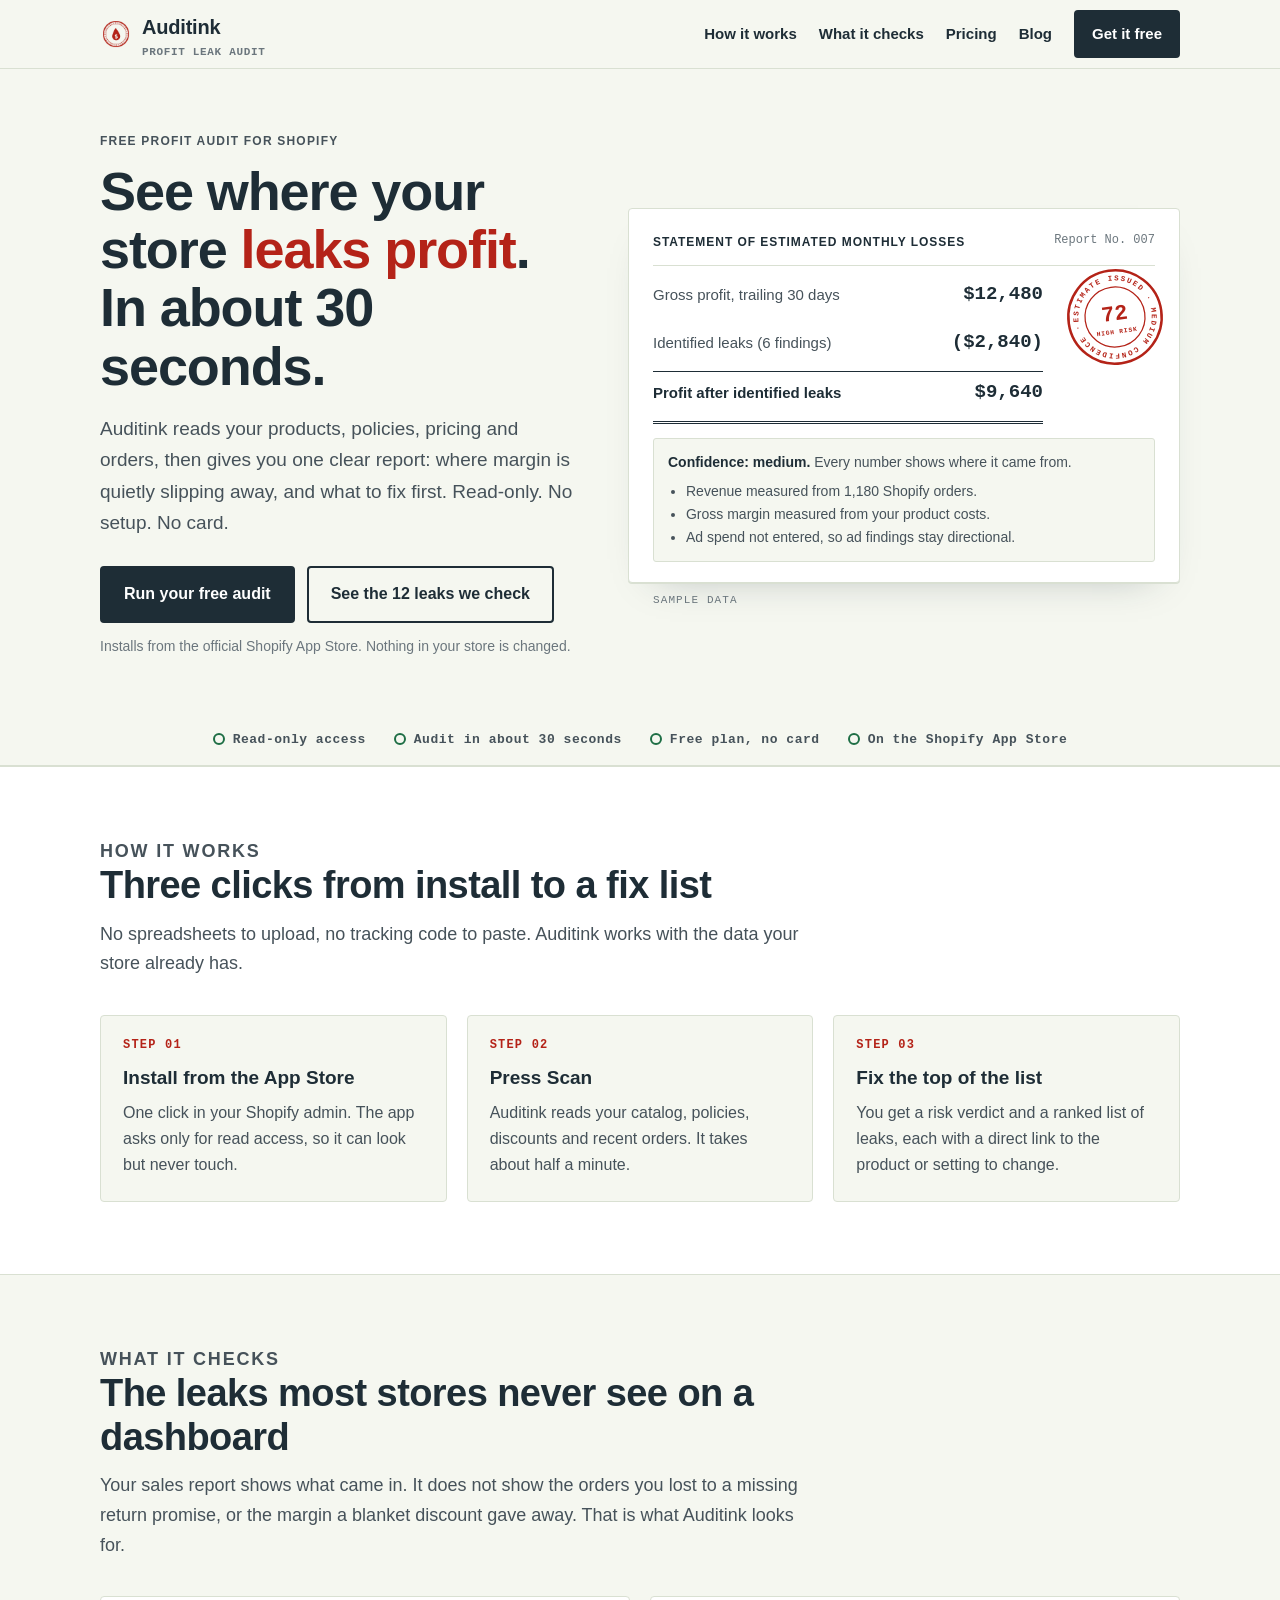
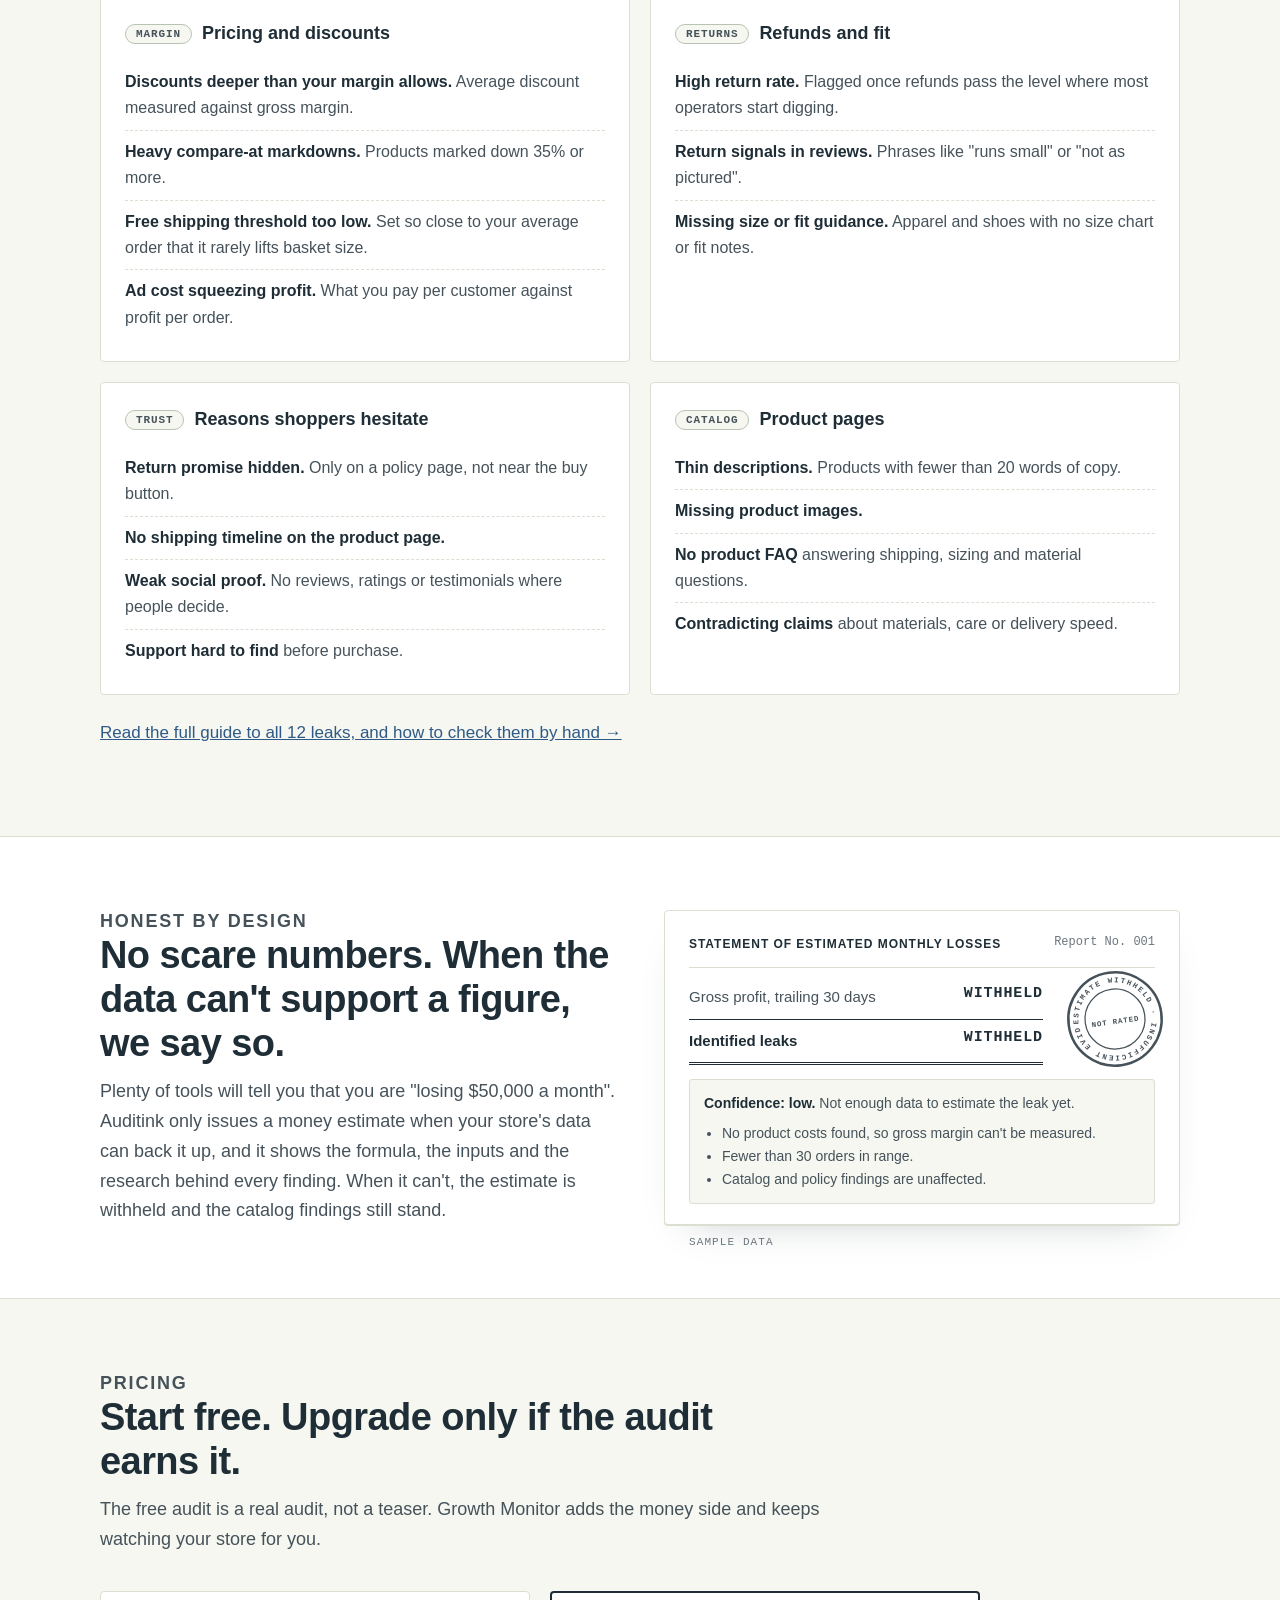
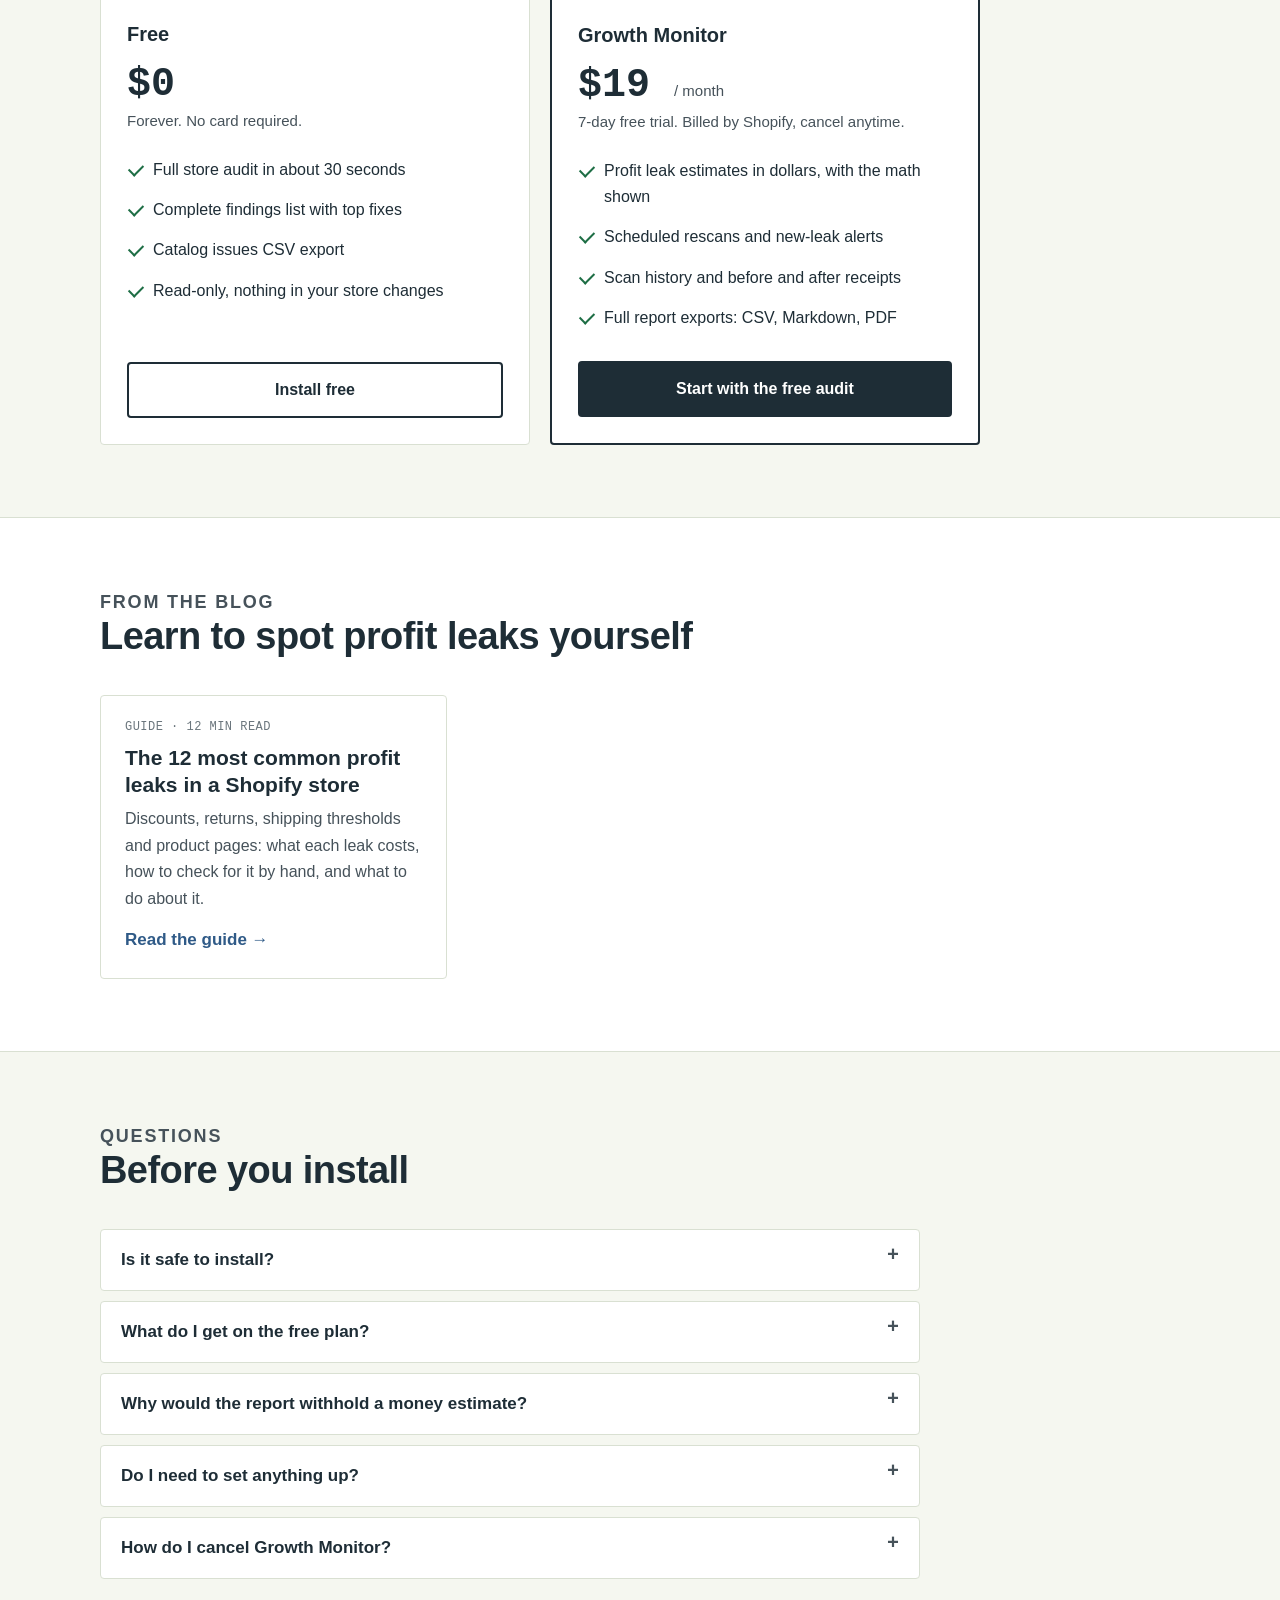
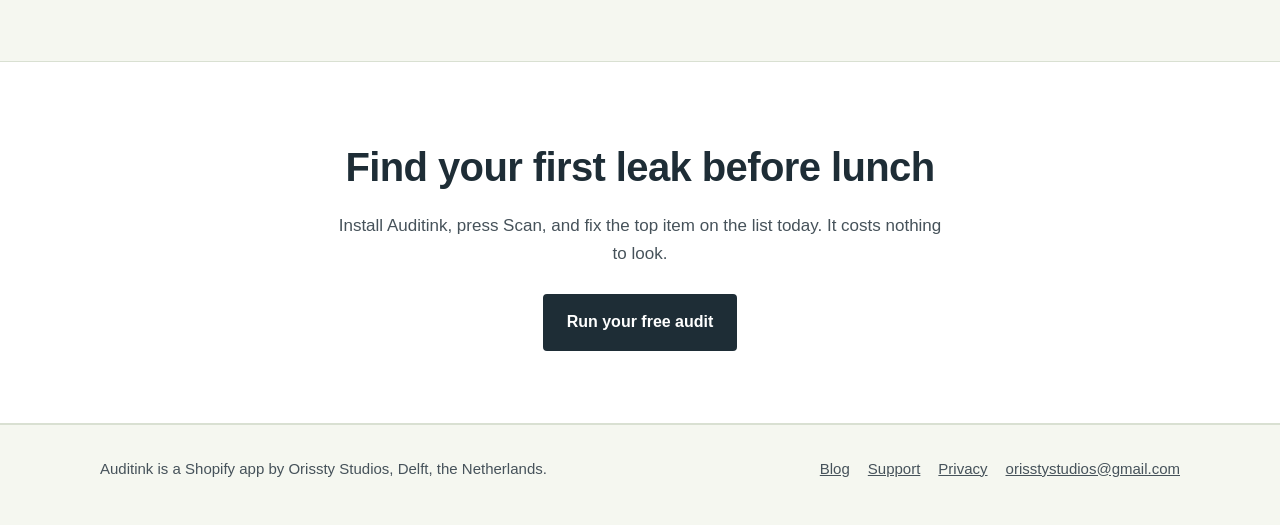
<file: index.html>
<!doctype html>
<html lang="en">
<head>
<meta charset="utf-8">
<meta name="viewport" content="width=device-width, initial-scale=1">
<meta name="google-site-verification" content="enrjbcL6RxtDH6ziF5kylxB2HxkwEEuVqob6JC0w-ks" />
<title>Auditink: free profit leak audit for Shopify stores</title>
<meta name="description" content="Auditink is a free, read-only Shopify app that audits your store for profit leaks in about 30 seconds: discounts, returns, shipping, pricing and product pages. Every finding shows its math.">
<link rel="canonical" href="https://orisstystudios.github.io/profit-leak-scanner-site/">
<link rel="icon" href="assets/icon-32.png" sizes="32x32">
<link rel="apple-touch-icon" href="assets/icon-180.png">
<meta property="og:type" content="website">
<meta property="og:site_name" content="Auditink">
<meta property="og:title" content="See where your Shopify store leaks profit. Free, in 30 seconds.">
<meta property="og:description" content="A read-only profit audit for Shopify. A risk verdict, the math behind it, and what to fix first.">
<meta property="og:url" content="https://orisstystudios.github.io/profit-leak-scanner-site/">
<meta property="og:image" content="https://orisstystudios.github.io/profit-leak-scanner-site/assets/og-card.png">
<meta name="twitter:card" content="summary_large_image">
<meta name="theme-color" content="#F5F7F0">
<link rel="stylesheet" href="assets/site.css">
<script type="application/ld+json">
{
  "@context":"https://schema.org",
  "@type":"SoftwareApplication",
  "name":"Auditink: Profit Leak Scanner",
  "applicationCategory":"BusinessApplication",
  "operatingSystem":"Shopify",
  "url":"https://apps.shopify.com/profit-leak-scanner-1",
  "description":"A read-only Shopify app that audits a store for profit leaks and shows the math behind every finding.",
  "publisher":{"@type":"Organization","name":"Orissty Studios"},
  "offers":[
    {"@type":"Offer","name":"Free","price":"0","priceCurrency":"USD"},
    {"@type":"Offer","name":"Growth Monitor","price":"19","priceCurrency":"USD"}
  ]
}
</script>
</head>
<body>
<a class="skip" href="#main">Skip to content</a>

<header class="site-head">
  <div class="wrap">
    <a class="brand" href="./" aria-label="Auditink home">
      <img src="assets/icon-180.png" alt="" width="32" height="32">
      <span>Auditink<small>Profit leak audit</small></span>
    </a>
    <nav class="nav" aria-label="Main">
      <a href="#how">How it works</a>
      <a href="#checks">What it checks</a>
      <a href="#pricing">Pricing</a>
      <a href="blog/">Blog</a>
      <a class="btn btn-primary" href="https://apps.shopify.com/profit-leak-scanner-1?utm_source=auditink-site&amp;utm_medium=website&amp;utm_campaign=header">Get it free</a>
    </nav>
  </div>
</header>

<main id="main">

<section class="hero" aria-labelledby="hero-title">
  <div class="wrap">
    <div>
      <p class="eyebrow">Free profit audit for Shopify</p>
      <h1 id="hero-title">See where your store <em>leaks profit</em>. In about 30 seconds.</h1>
      <p class="lede">Auditink reads your products, policies, pricing and orders, then gives you one clear report: where margin is quietly slipping away, and what to fix first. Read-only. No setup. No card.</p>
      <div class="btn-row">
        <a class="btn btn-primary" href="https://apps.shopify.com/profit-leak-scanner-1?utm_source=auditink-site&amp;utm_medium=website&amp;utm_campaign=hero">Run your free audit</a>
        <a class="btn btn-ghost" href="blog/shopify-profit-leaks/">See the 12 leaks we check</a>
      </div>
      <p class="fineprint">Installs from the official Shopify App Store. Nothing in your store is changed.</p>
    </div>

    <figure class="statement" aria-label="Example Auditink report with sample data">
      <div class="statement-head">
        <b>Statement of estimated monthly losses</b>
        <span>Report No. 007</span>
      </div>
      <div class="lines">
        <div>Gross profit, trailing 30 days</div><div class="v num">$12,480</div>
        <div>Identified leaks (6 findings)</div><div class="v num neg">($2,840)</div>
        <div class="total">Profit after identified leaks</div><div class="v num total">$9,640</div>
      </div>
      <svg class="stamp" viewBox="0 0 120 120" role="img" aria-label="Stamp: risk index 72, high risk, estimate issued with medium confidence">
        <defs><path id="ring" d="M60,60 m-44,0 a44,44 0 1,1 88,0 a44,44 0 1,1 -88,0"/></defs>
        <circle cx="60" cy="60" r="56" fill="none" stroke="#B42318" stroke-width="3"/>
        <circle cx="60" cy="60" r="36" fill="none" stroke="#B42318" stroke-width="1.5"/>
        <text font-family="ui-monospace,Consolas,monospace" font-size="9" font-weight="700" letter-spacing="2" fill="#B42318">
          <textPath href="#ring">ESTIMATE ISSUED · MEDIUM CONFIDENCE ·</textPath>
        </text>
        <text x="60" y="64" text-anchor="middle" font-family="ui-monospace,Consolas,monospace" font-size="26" font-weight="700" fill="#B42318">72</text>
        <text x="60" y="80" text-anchor="middle" font-family="ui-monospace,Consolas,monospace" font-size="7.5" font-weight="700" letter-spacing="1" fill="#B42318">HIGH RISK</text>
      </svg>
      <div class="conf">
        <b>Confidence: medium.</b> Every number shows where it came from.
        <ul>
          <li>Revenue measured from 1,180 Shopify orders.</li>
          <li>Gross margin measured from your product costs.</li>
          <li>Ad spend not entered, so ad findings stay directional.</li>
        </ul>
      </div>
      <figcaption class="sample">SAMPLE DATA</figcaption>
    </figure>
  </div>
</section>

<div class="proof">
  <div class="wrap">
    <ul>
      <li>Read-only access</li>
      <li>Audit in about 30 seconds</li>
      <li>Free plan, no card</li>
      <li>On the Shopify App Store</li>
    </ul>
  </div>
</div>

<section id="how" class="alt" aria-labelledby="how-title">
  <div class="wrap">
    <div class="section-head">
      <p class="eyebrow">How it works</p>
      <h2 id="how-title">Three clicks from install to a fix list</h2>
      <p>No spreadsheets to upload, no tracking code to paste. Auditink works with the data your store already has.</p>
    </div>
    <ol class="steps">
      <li><h3>Install from the App Store</h3><p>One click in your Shopify admin. The app asks only for read access, so it can look but never touch.</p></li>
      <li><h3>Press Scan</h3><p>Auditink reads your catalog, policies, discounts and recent orders. It takes about half a minute.</p></li>
      <li><h3>Fix the top of the list</h3><p>You get a risk verdict and a ranked list of leaks, each with a direct link to the product or setting to change.</p></li>
    </ol>
  </div>
</section>

<section id="checks" aria-labelledby="checks-title">
  <div class="wrap">
    <div class="section-head">
      <p class="eyebrow">What it checks</p>
      <h2 id="checks-title">The leaks most stores never see on a dashboard</h2>
      <p>Your sales report shows what came in. It does not show the orders you lost to a missing return promise, or the margin a blanket discount gave away. That is what Auditink looks for.</p>
    </div>
    <div class="checks">
      <div class="check">
        <h3><span class="tag">Margin</span> Pricing and discounts</h3>
        <ul>
          <li><b>Discounts deeper than your margin allows.</b> Average discount measured against gross margin.</li>
          <li><b>Heavy compare-at markdowns.</b> Products marked down 35% or more.</li>
          <li><b>Free shipping threshold too low.</b> Set so close to your average order that it rarely lifts basket size.</li>
          <li><b>Ad cost squeezing profit.</b> What you pay per customer against profit per order.</li>
        </ul>
      </div>
      <div class="check">
        <h3><span class="tag">Returns</span> Refunds and fit</h3>
        <ul>
          <li><b>High return rate.</b> Flagged once refunds pass the level where most operators start digging.</li>
          <li><b>Return signals in reviews.</b> Phrases like "runs small" or "not as pictured".</li>
          <li><b>Missing size or fit guidance.</b> Apparel and shoes with no size chart or fit notes.</li>
        </ul>
      </div>
      <div class="check">
        <h3><span class="tag">Trust</span> Reasons shoppers hesitate</h3>
        <ul>
          <li><b>Return promise hidden.</b> Only on a policy page, not near the buy button.</li>
          <li><b>No shipping timeline on the product page.</b></li>
          <li><b>Weak social proof.</b> No reviews, ratings or testimonials where people decide.</li>
          <li><b>Support hard to find</b> before purchase.</li>
        </ul>
      </div>
      <div class="check">
        <h3><span class="tag">Catalog</span> Product pages</h3>
        <ul>
          <li><b>Thin descriptions.</b> Products with fewer than 20 words of copy.</li>
          <li><b>Missing product images.</b></li>
          <li><b>No product FAQ</b> answering shipping, sizing and material questions.</li>
          <li><b>Contradicting claims</b> about materials, care or delivery speed.</li>
        </ul>
      </div>
    </div>
    <p style="margin-top:24px"><a href="blog/shopify-profit-leaks/">Read the full guide to all 12 leaks, and how to check them by hand &rarr;</a></p>
  </div>
</section>

<section class="alt" aria-labelledby="honest-title">
  <div class="wrap split">
    <div class="section-head" style="margin:0">
      <p class="eyebrow">Honest by design</p>
      <h2 id="honest-title">No scare numbers. When the data can't support a figure, we say so.</h2>
      <p>Plenty of tools will tell you that you are "losing $50,000 a month". Auditink only issues a money estimate when your store's data can back it up, and it shows the formula, the inputs and the research behind every finding. When it can't, the estimate is withheld and the catalog findings still stand.</p>
    </div>
    <figure class="statement withheld" aria-label="Example report where the estimate is withheld, sample data">
      <div class="statement-head">
        <b>Statement of estimated monthly losses</b>
        <span>Report No. 001</span>
      </div>
      <div class="lines" style="min-height:0">
        <div>Gross profit, trailing 30 days</div><div class="v num">WITHHELD</div>
        <div class="total">Identified leaks</div><div class="v num total">WITHHELD</div>
      </div>
      <svg class="stamp" viewBox="0 0 120 120" role="img" aria-label="Stamp: not rated, insufficient evidence">
        <defs><path id="ring2" d="M60,60 m-44,0 a44,44 0 1,1 88,0 a44,44 0 1,1 -88,0"/></defs>
        <circle cx="60" cy="60" r="56" fill="none" stroke="#46525A" stroke-width="3"/>
        <circle cx="60" cy="60" r="36" fill="none" stroke="#46525A" stroke-width="1.5"/>
        <text font-family="ui-monospace,Consolas,monospace" font-size="9" font-weight="700" letter-spacing="2" fill="#46525A">
          <textPath href="#ring2">ESTIMATE WITHHELD · INSUFFICIENT EVIDENCE ·</textPath>
        </text>
        <text x="60" y="66" text-anchor="middle" font-family="ui-monospace,Consolas,monospace" font-size="9" font-weight="700" letter-spacing="1" fill="#46525A">NOT RATED</text>
      </svg>
      <div class="conf">
        <b>Confidence: low.</b> Not enough data to estimate the leak yet.
        <ul>
          <li>No product costs found, so gross margin can't be measured.</li>
          <li>Fewer than 30 orders in range.</li>
          <li>Catalog and policy findings are unaffected.</li>
        </ul>
      </div>
      <figcaption class="sample">SAMPLE DATA</figcaption>
    </figure>
  </div>
</section>

<section id="pricing" aria-labelledby="pricing-title">
  <div class="wrap">
    <div class="section-head">
      <p class="eyebrow">Pricing</p>
      <h2 id="pricing-title">Start free. Upgrade only if the audit earns it.</h2>
      <p>The free audit is a real audit, not a teaser. Growth Monitor adds the money side and keeps watching your store for you.</p>
    </div>
    <div class="plans">
      <div class="plan">
        <h3>Free</h3>
        <p class="price">$0</p>
        <p class="note">Forever. No card required.</p>
        <ul>
          <li>Full store audit in about 30 seconds</li>
          <li>Complete findings list with top fixes</li>
          <li>Catalog issues CSV export</li>
          <li>Read-only, nothing in your store changes</li>
        </ul>
        <a class="btn btn-ghost" href="https://apps.shopify.com/profit-leak-scanner-1?utm_source=auditink-site&amp;utm_medium=website&amp;utm_campaign=pricing-free">Install free</a>
      </div>
      <div class="plan featured">
        <h3>Growth Monitor</h3>
        <p class="price">$19 <small>/ month</small></p>
        <p class="note">7-day free trial. Billed by Shopify, cancel anytime.</p>
        <ul>
          <li>Profit leak estimates in dollars, with the math shown</li>
          <li>Scheduled rescans and new-leak alerts</li>
          <li>Scan history and before and after receipts</li>
          <li>Full report exports: CSV, Markdown, PDF</li>
        </ul>
        <a class="btn btn-primary" href="https://apps.shopify.com/profit-leak-scanner-1?utm_source=auditink-site&amp;utm_medium=website&amp;utm_campaign=pricing-growth">Start with the free audit</a>
      </div>
    </div>
  </div>
</section>

<section class="alt" aria-labelledby="blog-title">
  <div class="wrap">
    <div class="section-head">
      <p class="eyebrow">From the blog</p>
      <h2 id="blog-title">Learn to spot profit leaks yourself</h2>
    </div>
    <div class="cards">
      <a class="card" href="blog/shopify-profit-leaks/">
        <p class="meta">GUIDE · 12 MIN READ</p>
        <h3>The 12 most common profit leaks in a Shopify store</h3>
        <p>Discounts, returns, shipping thresholds and product pages: what each leak costs, how to check for it by hand, and what to do about it.</p>
        <span class="more">Read the guide &rarr;</span>
      </a>
    </div>
  </div>
</section>

<section aria-labelledby="faq-title">
  <div class="wrap">
    <div class="section-head">
      <p class="eyebrow">Questions</p>
      <h2 id="faq-title">Before you install</h2>
    </div>
    <div class="faq">
      <details>
        <summary>Is it safe to install?</summary>
        <p>Yes. Auditink only asks for read access. It never creates, edits or deletes anything in your store, and it stores no customer personal data. See the <a href="privacy-policy.html">privacy policy</a> for the details.</p>
      </details>
      <details>
        <summary>What do I get on the free plan?</summary>
        <p>A full audit of your store: a risk verdict, the complete list of findings with the top fixes, and a CSV export of catalog issues. Money estimates, scheduled rescans and history are part of Growth Monitor.</p>
      </details>
      <details>
        <summary>Why would the report withhold a money estimate?</summary>
        <p>Because guessing would be worse than saying nothing. If your products have no cost prices, or there are too few orders to measure, Auditink tells you so. Adding product costs in Shopify usually unlocks the estimates.</p>
      </details>
      <details>
        <summary>Do I need to set anything up?</summary>
        <p>No. Install it and press Scan. The audit uses the products, policies and orders already in your store.</p>
      </details>
      <details>
        <summary>How do I cancel Growth Monitor?</summary>
        <p>Downgrade from the plan section inside the app, or uninstall it from your Shopify admin. Billing runs through Shopify, so there is nothing else to cancel.</p>
      </details>
    </div>
  </div>
</section>

<section class="alt cta-band" aria-labelledby="cta-title">
  <div class="wrap">
    <h2 id="cta-title">Find your first leak before lunch</h2>
    <p>Install Auditink, press Scan, and fix the top item on the list today. It costs nothing to look.</p>
    <div class="btn-row">
      <a class="btn btn-primary" href="https://apps.shopify.com/profit-leak-scanner-1?utm_source=auditink-site&amp;utm_medium=website&amp;utm_campaign=footer-cta">Run your free audit</a>
    </div>
  </div>
</section>

</main>

<footer class="site-foot">
  <div class="wrap">
    <span>Auditink is a Shopify app by Orissty Studios, Delft, the Netherlands.</span>
    <nav aria-label="Footer">
      <a href="blog/">Blog</a>
      <a href="support.html">Support</a>
      <a href="privacy-policy.html">Privacy</a>
      <a href="mailto:orisstystudios@gmail.com">orisstystudios@gmail.com</a>
    </nav>
  </div>
</footer>
<!-- Cloudflare Web Analytics --><script type='module' src='https://static.cloudflareinsights.com/beacon.min.js' data-cf-beacon='{"token": "f9597e2cac5343bdb54574958a95f9ff"}'></script><!-- End Cloudflare Web Analytics -->
</body>
</html>
</file>
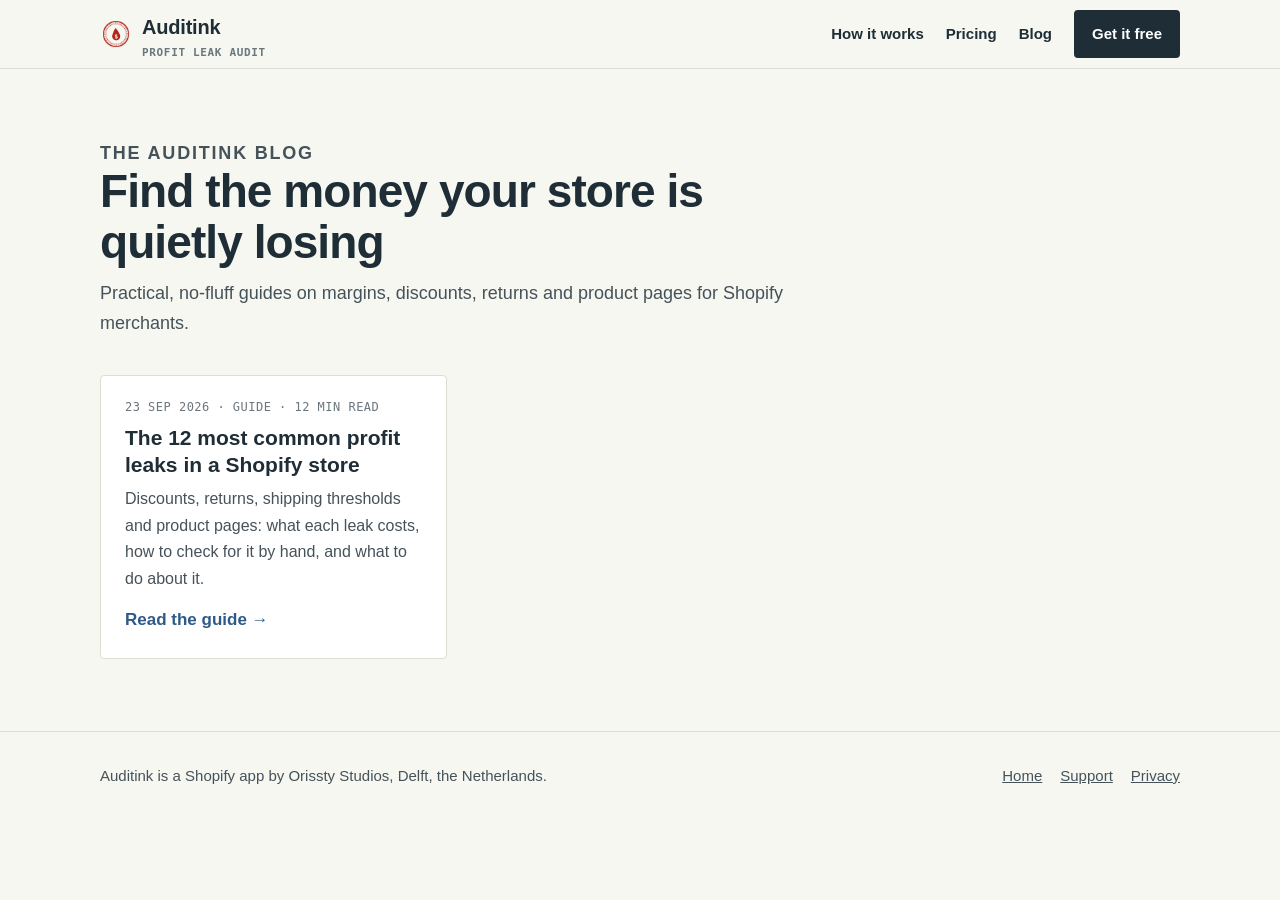
<file: blog/index.html>
<!doctype html>
<html lang="en">
<head>
<meta charset="utf-8">
<meta name="viewport" content="width=device-width, initial-scale=1">
<title>Blog: finding profit leaks in your Shopify store | Auditink</title>
<meta name="description" content="Practical guides for Shopify merchants on margins, discounts, returns and product pages, from the team behind Auditink.">
<link rel="canonical" href="https://orisstystudios.github.io/profit-leak-scanner-site/blog/">
<link rel="icon" href="../assets/icon-32.png" sizes="32x32">
<link rel="apple-touch-icon" href="../assets/icon-180.png">
<meta property="og:type" content="website">
<meta property="og:site_name" content="Auditink">
<meta property="og:title" content="The Auditink blog">
<meta property="og:description" content="Practical guides on finding and fixing profit leaks in a Shopify store.">
<meta property="og:image" content="https://orisstystudios.github.io/profit-leak-scanner-site/assets/og-card.png">
<meta name="theme-color" content="#F5F7F0">
<link rel="stylesheet" href="../assets/site.css">
</head>
<body>
<a class="skip" href="#main">Skip to content</a>

<header class="site-head">
  <div class="wrap">
    <a class="brand" href="../" aria-label="Auditink home">
      <img src="../assets/icon-180.png" alt="" width="32" height="32">
      <span>Auditink<small>Profit leak audit</small></span>
    </a>
    <nav class="nav" aria-label="Main">
      <a href="../#how">How it works</a>
      <a href="../#pricing">Pricing</a>
      <a href="./">Blog</a>
      <a class="btn btn-primary" href="https://apps.shopify.com/profit-leak-scanner-1?utm_source=auditink-site&amp;utm_medium=blog&amp;utm_campaign=blog-index">Get it free</a>
    </nav>
  </div>
</header>

<main id="main">
  <section>
    <div class="wrap">
      <div class="section-head">
        <p class="eyebrow">The Auditink blog</p>
        <h1 style="font-size:clamp(32px,4.4vw,46px);line-height:1.1;letter-spacing:-.02em;margin:0 0 12px">Find the money your store is quietly losing</h1>
        <p>Practical, no-fluff guides on margins, discounts, returns and product pages for Shopify merchants.</p>
      </div>
      <div class="cards">
        <!-- Newest article first. Copy this card for each new post. -->
        <a class="card" href="shopify-profit-leaks/">
          <p class="meta">23 SEP 2026 · GUIDE · 12 MIN READ</p>
          <h3>The 12 most common profit leaks in a Shopify store</h3>
          <p>Discounts, returns, shipping thresholds and product pages: what each leak costs, how to check for it by hand, and what to do about it.</p>
          <span class="more">Read the guide &rarr;</span>
        </a>
      </div>
    </div>
  </section>
</main>

<footer class="site-foot">
  <div class="wrap">
    <span>Auditink is a Shopify app by Orissty Studios, Delft, the Netherlands.</span>
    <nav aria-label="Footer">
      <a href="../">Home</a>
      <a href="../support.html">Support</a>
      <a href="../privacy-policy.html">Privacy</a>
    </nav>
  </div>
</footer>
<!-- Cloudflare Web Analytics --><script type='module' src='https://static.cloudflareinsights.com/beacon.min.js' data-cf-beacon='{"token": "f9597e2cac5343bdb54574958a95f9ff"}'></script><!-- End Cloudflare Web Analytics -->
</body>
</html>
</file>
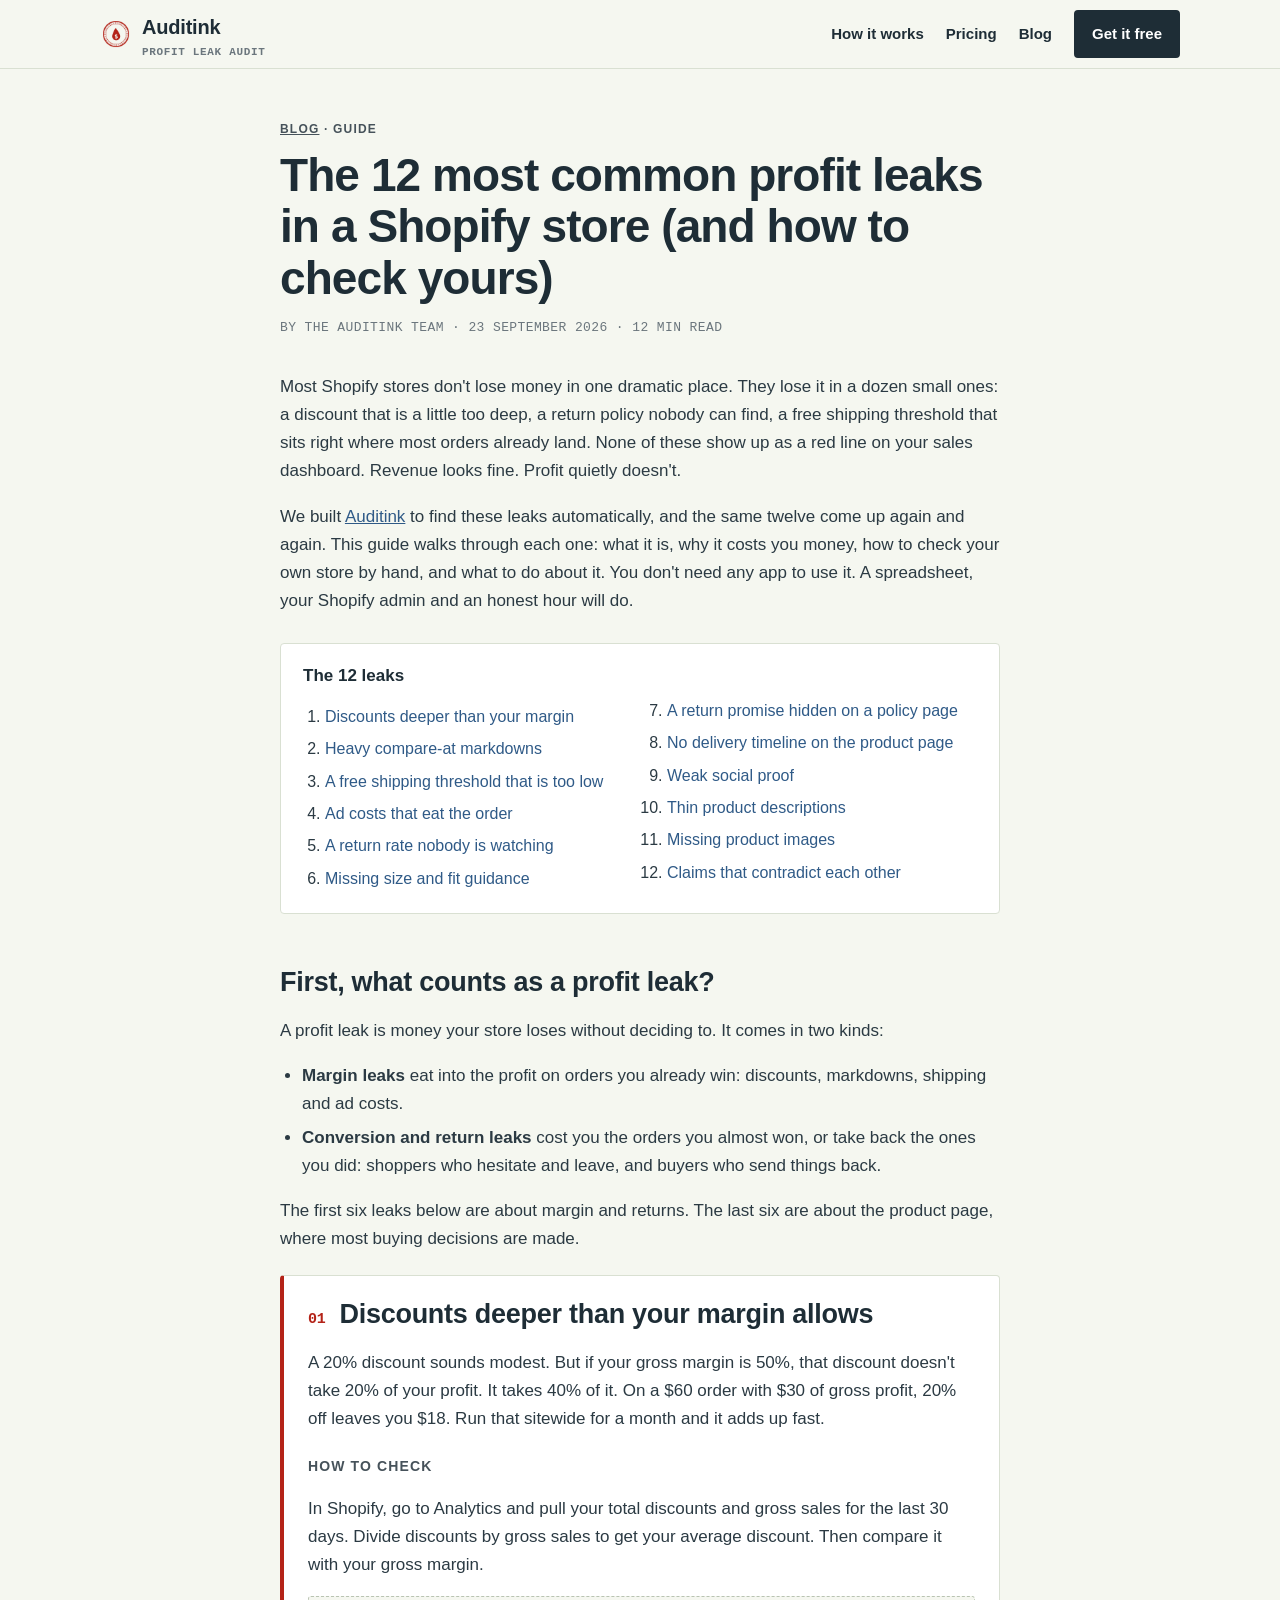
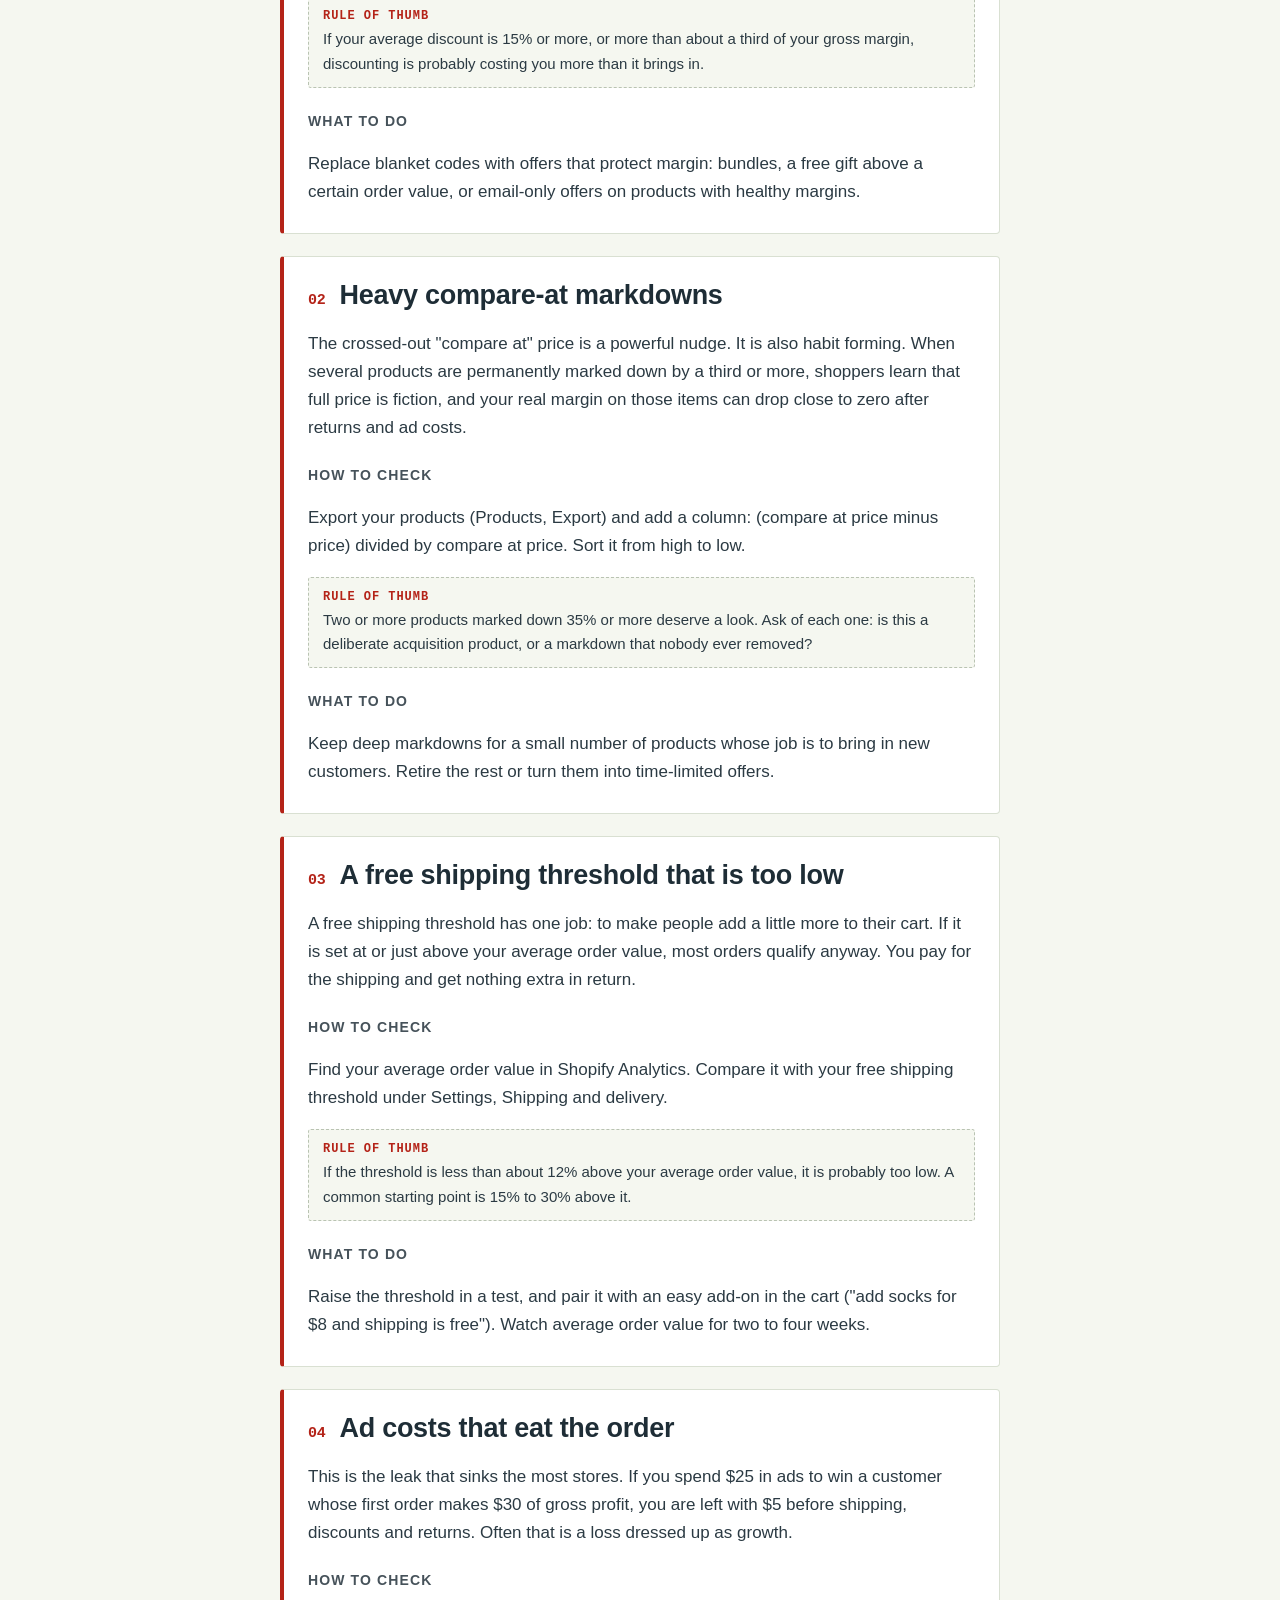
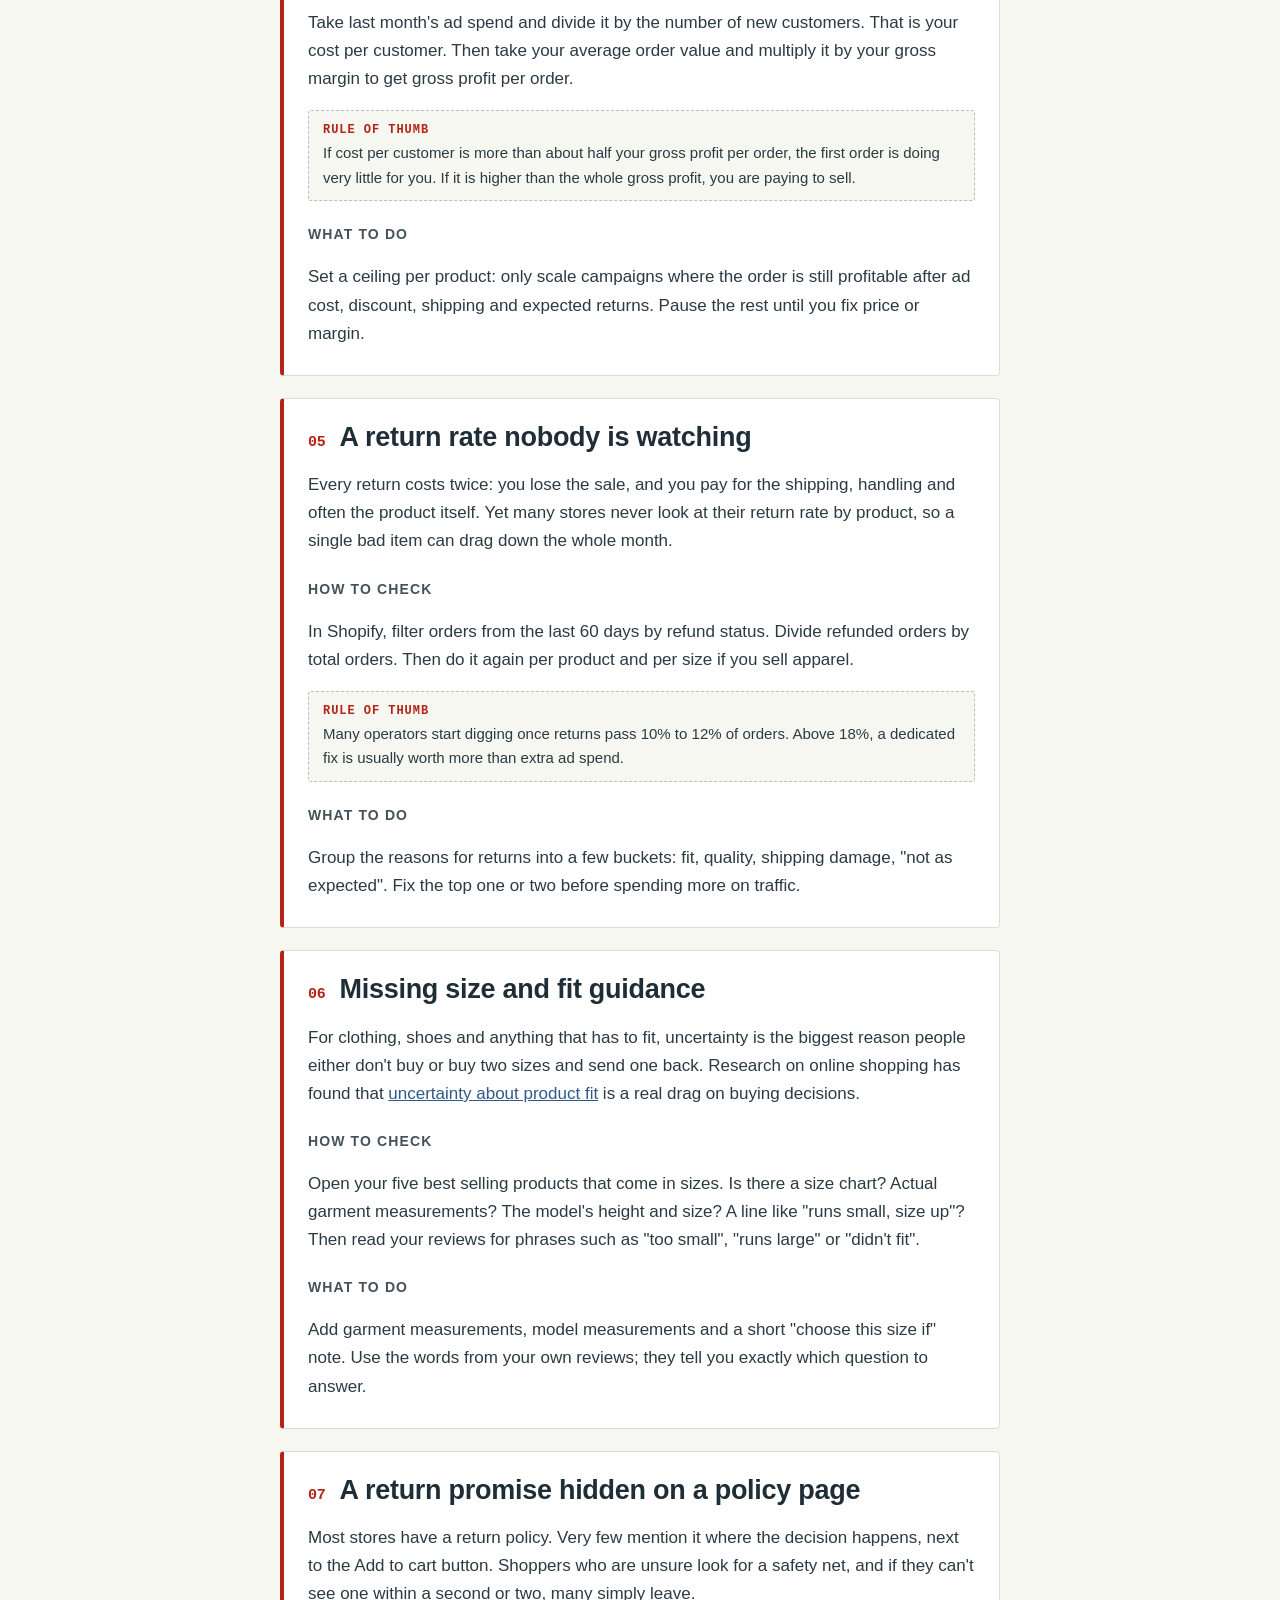
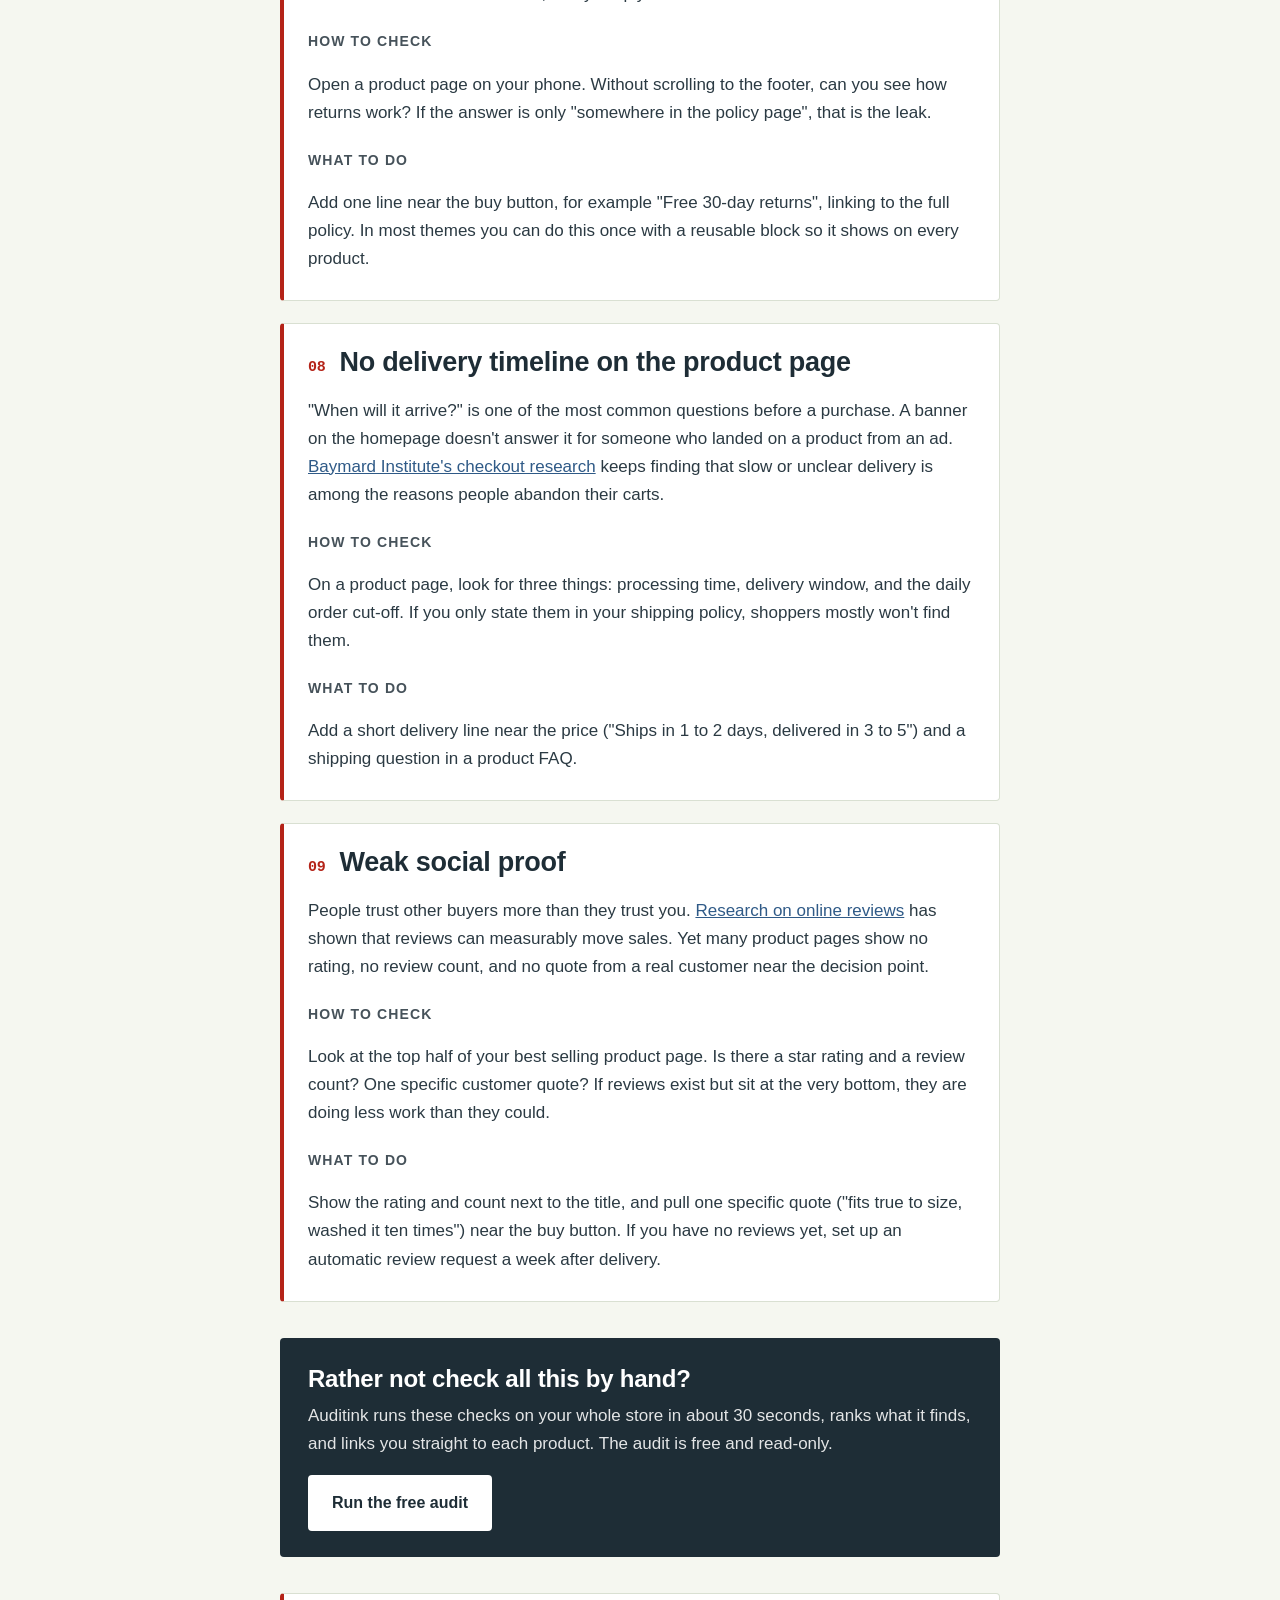
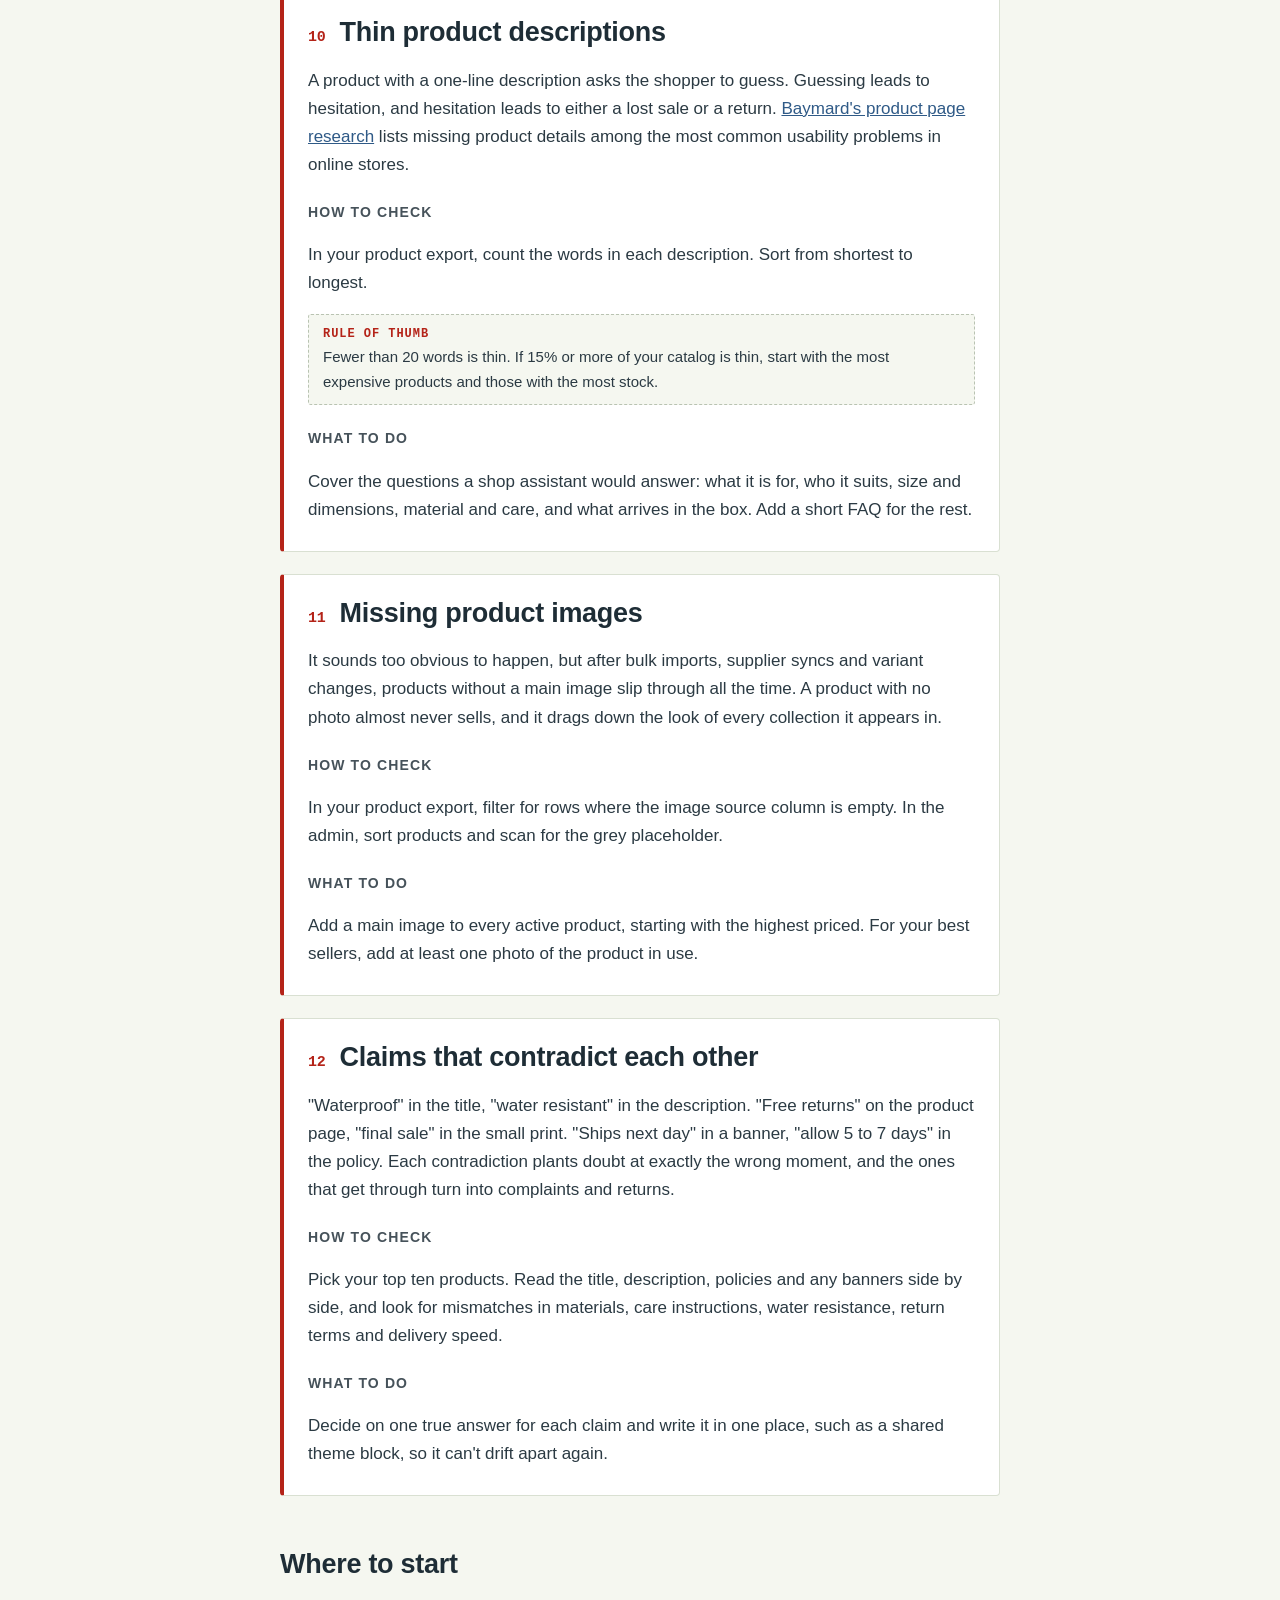
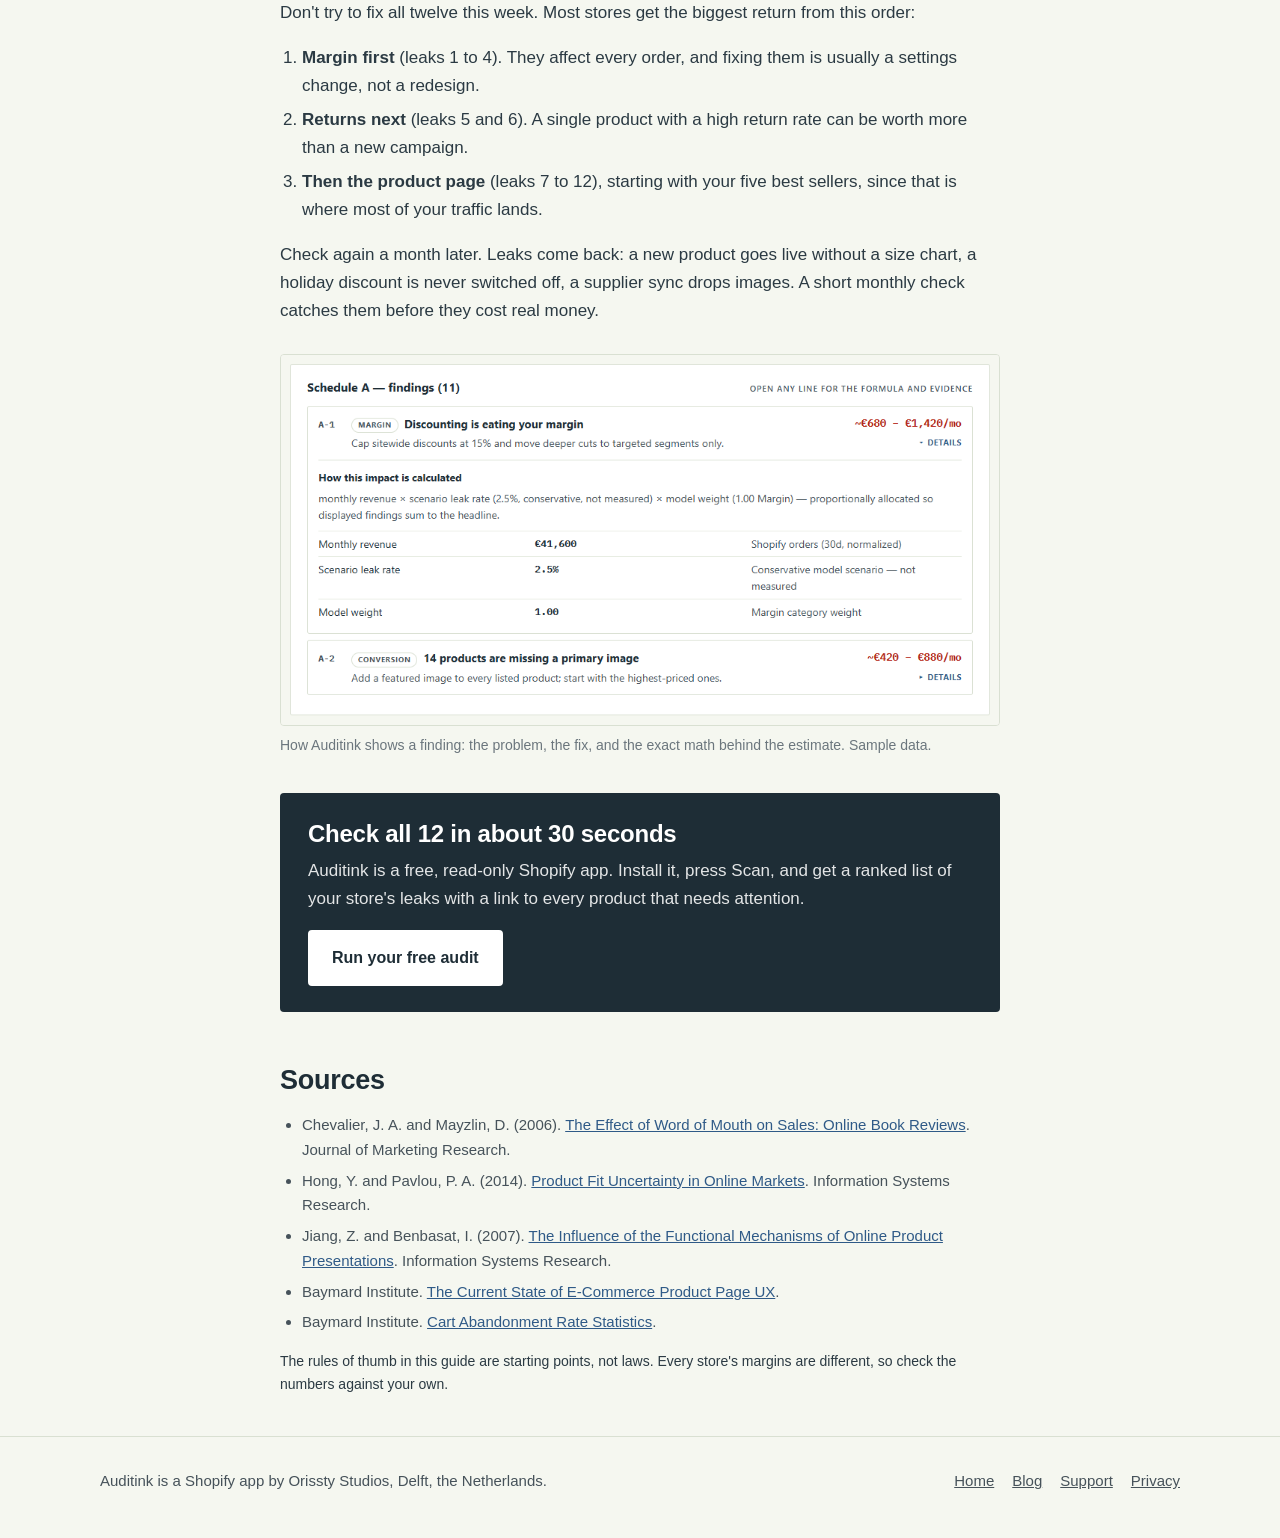
<file: blog/shopify-profit-leaks/index.html>
<!doctype html>
<html lang="en">
<head>
<meta charset="utf-8">
<meta name="viewport" content="width=device-width, initial-scale=1">
<title>The 12 most common profit leaks in a Shopify store (and how to check yours) | Auditink</title>
<meta name="description" content="Discounts, returns, free shipping thresholds, thin product pages: the 12 profit leaks we see most often in Shopify stores, what each one costs, and how to check your own store by hand.">
<link rel="canonical" href="https://orisstystudios.github.io/profit-leak-scanner-site/blog/shopify-profit-leaks/">
<link rel="icon" href="../../assets/icon-32.png" sizes="32x32">
<link rel="apple-touch-icon" href="../../assets/icon-180.png">
<meta property="og:type" content="article">
<meta property="og:site_name" content="Auditink">
<meta property="og:title" content="The 12 most common profit leaks in a Shopify store">
<meta property="og:description" content="What each leak costs, how to check for it by hand, and what to do about it.">
<meta property="og:url" content="https://orisstystudios.github.io/profit-leak-scanner-site/blog/shopify-profit-leaks/">
<meta property="og:image" content="https://orisstystudios.github.io/profit-leak-scanner-site/assets/og-card.png">
<meta name="twitter:card" content="summary_large_image">
<meta name="theme-color" content="#F5F7F0">
<link rel="stylesheet" href="../../assets/site.css">
<script type="application/ld+json">
{
  "@context":"https://schema.org",
  "@type":"Article",
  "headline":"The 12 most common profit leaks in a Shopify store (and how to check yours)",
  "datePublished":"2026-09-23",
  "dateModified":"2026-09-23",
  "author":{"@type":"Organization","name":"Auditink by Orissty Studios"},
  "publisher":{"@type":"Organization","name":"Orissty Studios"},
  "image":"https://orisstystudios.github.io/profit-leak-scanner-site/assets/og-card.png",
  "mainEntityOfPage":"https://orisstystudios.github.io/profit-leak-scanner-site/blog/shopify-profit-leaks/"
}
</script>
</head>
<body>
<a class="skip" href="#main">Skip to content</a>

<header class="site-head">
  <div class="wrap">
    <a class="brand" href="../../" aria-label="Auditink home">
      <img src="../../assets/icon-180.png" alt="" width="32" height="32">
      <span>Auditink<small>Profit leak audit</small></span>
    </a>
    <nav class="nav" aria-label="Main">
      <a href="../../#how">How it works</a>
      <a href="../../#pricing">Pricing</a>
      <a href="../">Blog</a>
      <a class="btn btn-primary" href="https://apps.shopify.com/profit-leak-scanner-1?utm_source=auditink-site&amp;utm_medium=blog&amp;utm_campaign=12-leaks-header">Get it free</a>
    </nav>
  </div>
</header>

<main id="main">
<article>
  <header class="article-head">
    <div class="wrap">
      <p class="eyebrow"><a href="../" style="color:inherit">Blog</a> · Guide</p>
      <h1>The 12 most common profit leaks in a Shopify store (and how to check yours)</h1>
      <p class="byline">BY THE AUDITINK TEAM · 23 SEPTEMBER 2026 · 12 MIN READ</p>
    </div>
  </header>

  <div class="prose">
    <p>Most Shopify stores don't lose money in one dramatic place. They lose it in a dozen small ones: a discount that is a little too deep, a return policy nobody can find, a free shipping threshold that sits right where most orders already land. None of these show up as a red line on your sales dashboard. Revenue looks fine. Profit quietly doesn't.</p>
    <p>We built <a href="../../">Auditink</a> to find these leaks automatically, and the same twelve come up again and again. This guide walks through each one: what it is, why it costs you money, how to check your own store by hand, and what to do about it. You don't need any app to use it. A spreadsheet, your Shopify admin and an honest hour will do.</p>

    <nav class="toc" aria-label="The 12 leaks">
      <b>The 12 leaks</b>
      <ol>
        <li><a href="#leak-1">Discounts deeper than your margin</a></li>
        <li><a href="#leak-2">Heavy compare-at markdowns</a></li>
        <li><a href="#leak-3">A free shipping threshold that is too low</a></li>
        <li><a href="#leak-4">Ad costs that eat the order</a></li>
        <li><a href="#leak-5">A return rate nobody is watching</a></li>
        <li><a href="#leak-6">Missing size and fit guidance</a></li>
        <li><a href="#leak-7">A return promise hidden on a policy page</a></li>
        <li><a href="#leak-8">No delivery timeline on the product page</a></li>
        <li><a href="#leak-9">Weak social proof</a></li>
        <li><a href="#leak-10">Thin product descriptions</a></li>
        <li><a href="#leak-11">Missing product images</a></li>
        <li><a href="#leak-12">Claims that contradict each other</a></li>
      </ol>
    </nav>

    <h2>First, what counts as a profit leak?</h2>
    <p>A profit leak is money your store loses without deciding to. It comes in two kinds:</p>
    <ul>
      <li><strong>Margin leaks</strong> eat into the profit on orders you already win: discounts, markdowns, shipping and ad costs.</li>
      <li><strong>Conversion and return leaks</strong> cost you the orders you almost won, or take back the ones you did: shoppers who hesitate and leave, and buyers who send things back.</li>
    </ul>
    <p>The first six leaks below are about margin and returns. The last six are about the product page, where most buying decisions are made.</p>

    <section class="leak" id="leak-1" aria-labelledby="h-leak-1">
      <h2 id="h-leak-1"><span class="no">01</span> Discounts deeper than your margin allows</h2>
      <p>A 20% discount sounds modest. But if your gross margin is 50%, that discount doesn't take 20% of your profit. It takes 40% of it. On a $60 order with $30 of gross profit, 20% off leaves you $18. Run that sitewide for a month and it adds up fast.</p>
      <h3>How to check</h3>
      <p>In Shopify, go to Analytics and pull your total discounts and gross sales for the last 30 days. Divide discounts by gross sales to get your average discount. Then compare it with your gross margin.</p>
      <p class="rule-of-thumb"><b>RULE OF THUMB</b>If your average discount is 15% or more, or more than about a third of your gross margin, discounting is probably costing you more than it brings in.</p>
      <h3>What to do</h3>
      <p>Replace blanket codes with offers that protect margin: bundles, a free gift above a certain order value, or email-only offers on products with healthy margins.</p>
    </section>

    <section class="leak" id="leak-2" aria-labelledby="h-leak-2">
      <h2 id="h-leak-2"><span class="no">02</span> Heavy compare-at markdowns</h2>
      <p>The crossed-out "compare at" price is a powerful nudge. It is also habit forming. When several products are permanently marked down by a third or more, shoppers learn that full price is fiction, and your real margin on those items can drop close to zero after returns and ad costs.</p>
      <h3>How to check</h3>
      <p>Export your products (Products, Export) and add a column: (compare at price minus price) divided by compare at price. Sort it from high to low.</p>
      <p class="rule-of-thumb"><b>RULE OF THUMB</b>Two or more products marked down 35% or more deserve a look. Ask of each one: is this a deliberate acquisition product, or a markdown that nobody ever removed?</p>
      <h3>What to do</h3>
      <p>Keep deep markdowns for a small number of products whose job is to bring in new customers. Retire the rest or turn them into time-limited offers.</p>
    </section>

    <section class="leak" id="leak-3" aria-labelledby="h-leak-3">
      <h2 id="h-leak-3"><span class="no">03</span> A free shipping threshold that is too low</h2>
      <p>A free shipping threshold has one job: to make people add a little more to their cart. If it is set at or just above your average order value, most orders qualify anyway. You pay for the shipping and get nothing extra in return.</p>
      <h3>How to check</h3>
      <p>Find your average order value in Shopify Analytics. Compare it with your free shipping threshold under Settings, Shipping and delivery.</p>
      <p class="rule-of-thumb"><b>RULE OF THUMB</b>If the threshold is less than about 12% above your average order value, it is probably too low. A common starting point is 15% to 30% above it.</p>
      <h3>What to do</h3>
      <p>Raise the threshold in a test, and pair it with an easy add-on in the cart ("add socks for $8 and shipping is free"). Watch average order value for two to four weeks.</p>
    </section>

    <section class="leak" id="leak-4" aria-labelledby="h-leak-4">
      <h2 id="h-leak-4"><span class="no">04</span> Ad costs that eat the order</h2>
      <p>This is the leak that sinks the most stores. If you spend $25 in ads to win a customer whose first order makes $30 of gross profit, you are left with $5 before shipping, discounts and returns. Often that is a loss dressed up as growth.</p>
      <h3>How to check</h3>
      <p>Take last month's ad spend and divide it by the number of new customers. That is your cost per customer. Then take your average order value and multiply it by your gross margin to get gross profit per order.</p>
      <p class="rule-of-thumb"><b>RULE OF THUMB</b>If cost per customer is more than about half your gross profit per order, the first order is doing very little for you. If it is higher than the whole gross profit, you are paying to sell.</p>
      <h3>What to do</h3>
      <p>Set a ceiling per product: only scale campaigns where the order is still profitable after ad cost, discount, shipping and expected returns. Pause the rest until you fix price or margin.</p>
    </section>

    <section class="leak" id="leak-5" aria-labelledby="h-leak-5">
      <h2 id="h-leak-5"><span class="no">05</span> A return rate nobody is watching</h2>
      <p>Every return costs twice: you lose the sale, and you pay for the shipping, handling and often the product itself. Yet many stores never look at their return rate by product, so a single bad item can drag down the whole month.</p>
      <h3>How to check</h3>
      <p>In Shopify, filter orders from the last 60 days by refund status. Divide refunded orders by total orders. Then do it again per product and per size if you sell apparel.</p>
      <p class="rule-of-thumb"><b>RULE OF THUMB</b>Many operators start digging once returns pass 10% to 12% of orders. Above 18%, a dedicated fix is usually worth more than extra ad spend.</p>
      <h3>What to do</h3>
      <p>Group the reasons for returns into a few buckets: fit, quality, shipping damage, "not as expected". Fix the top one or two before spending more on traffic.</p>
    </section>

    <section class="leak" id="leak-6" aria-labelledby="h-leak-6">
      <h2 id="h-leak-6"><span class="no">06</span> Missing size and fit guidance</h2>
      <p>For clothing, shoes and anything that has to fit, uncertainty is the biggest reason people either don't buy or buy two sizes and send one back. Research on online shopping has found that <a href="https://doi.org/10.1287/isre.2014.0520" rel="noopener">uncertainty about product fit</a> is a real drag on buying decisions.</p>
      <h3>How to check</h3>
      <p>Open your five best selling products that come in sizes. Is there a size chart? Actual garment measurements? The model's height and size? A line like "runs small, size up"? Then read your reviews for phrases such as "too small", "runs large" or "didn't fit".</p>
      <h3>What to do</h3>
      <p>Add garment measurements, model measurements and a short "choose this size if" note. Use the words from your own reviews; they tell you exactly which question to answer.</p>
    </section>

    <section class="leak" id="leak-7" aria-labelledby="h-leak-7">
      <h2 id="h-leak-7"><span class="no">07</span> A return promise hidden on a policy page</h2>
      <p>Most stores have a return policy. Very few mention it where the decision happens, next to the Add to cart button. Shoppers who are unsure look for a safety net, and if they can't see one within a second or two, many simply leave.</p>
      <h3>How to check</h3>
      <p>Open a product page on your phone. Without scrolling to the footer, can you see how returns work? If the answer is only "somewhere in the policy page", that is the leak.</p>
      <h3>What to do</h3>
      <p>Add one line near the buy button, for example "Free 30-day returns", linking to the full policy. In most themes you can do this once with a reusable block so it shows on every product.</p>
    </section>

    <section class="leak" id="leak-8" aria-labelledby="h-leak-8">
      <h2 id="h-leak-8"><span class="no">08</span> No delivery timeline on the product page</h2>
      <p>"When will it arrive?" is one of the most common questions before a purchase. A banner on the homepage doesn't answer it for someone who landed on a product from an ad. <a href="https://baymard.com/lists/cart-abandonment-rate" rel="noopener">Baymard Institute's checkout research</a> keeps finding that slow or unclear delivery is among the reasons people abandon their carts.</p>
      <h3>How to check</h3>
      <p>On a product page, look for three things: processing time, delivery window, and the daily order cut-off. If you only state them in your shipping policy, shoppers mostly won't find them.</p>
      <h3>What to do</h3>
      <p>Add a short delivery line near the price ("Ships in 1 to 2 days, delivered in 3 to 5") and a shipping question in a product FAQ.</p>
    </section>

    <section class="leak" id="leak-9" aria-labelledby="h-leak-9">
      <h2 id="h-leak-9"><span class="no">09</span> Weak social proof</h2>
      <p>People trust other buyers more than they trust you. <a href="https://doi.org/10.1509/jmkr.43.3.345" rel="noopener">Research on online reviews</a> has shown that reviews can measurably move sales. Yet many product pages show no rating, no review count, and no quote from a real customer near the decision point.</p>
      <h3>How to check</h3>
      <p>Look at the top half of your best selling product page. Is there a star rating and a review count? One specific customer quote? If reviews exist but sit at the very bottom, they are doing less work than they could.</p>
      <h3>What to do</h3>
      <p>Show the rating and count next to the title, and pull one specific quote ("fits true to size, washed it ten times") near the buy button. If you have no reviews yet, set up an automatic review request a week after delivery.</p>
    </section>

    <div class="inline-cta">
      <h2>Rather not check all this by hand?</h2>
      <p>Auditink runs these checks on your whole store in about 30 seconds, ranks what it finds, and links you straight to each product. The audit is free and read-only.</p>
      <a class="btn" href="https://apps.shopify.com/profit-leak-scanner-1?utm_source=auditink-site&amp;utm_medium=blog&amp;utm_campaign=12-leaks-mid">Run the free audit</a>
    </div>

    <section class="leak" id="leak-10" aria-labelledby="h-leak-10">
      <h2 id="h-leak-10"><span class="no">10</span> Thin product descriptions</h2>
      <p>A product with a one-line description asks the shopper to guess. Guessing leads to hesitation, and hesitation leads to either a lost sale or a return. <a href="https://baymard.com/blog/current-state-ecommerce-product-page-ux" rel="noopener">Baymard's product page research</a> lists missing product details among the most common usability problems in online stores.</p>
      <h3>How to check</h3>
      <p>In your product export, count the words in each description. Sort from shortest to longest.</p>
      <p class="rule-of-thumb"><b>RULE OF THUMB</b>Fewer than 20 words is thin. If 15% or more of your catalog is thin, start with the most expensive products and those with the most stock.</p>
      <h3>What to do</h3>
      <p>Cover the questions a shop assistant would answer: what it is for, who it suits, size and dimensions, material and care, and what arrives in the box. Add a short FAQ for the rest.</p>
    </section>

    <section class="leak" id="leak-11" aria-labelledby="h-leak-11">
      <h2 id="h-leak-11"><span class="no">11</span> Missing product images</h2>
      <p>It sounds too obvious to happen, but after bulk imports, supplier syncs and variant changes, products without a main image slip through all the time. A product with no photo almost never sells, and it drags down the look of every collection it appears in.</p>
      <h3>How to check</h3>
      <p>In your product export, filter for rows where the image source column is empty. In the admin, sort products and scan for the grey placeholder.</p>
      <h3>What to do</h3>
      <p>Add a main image to every active product, starting with the highest priced. For your best sellers, add at least one photo of the product in use.</p>
    </section>

    <section class="leak" id="leak-12" aria-labelledby="h-leak-12">
      <h2 id="h-leak-12"><span class="no">12</span> Claims that contradict each other</h2>
      <p>"Waterproof" in the title, "water resistant" in the description. "Free returns" on the product page, "final sale" in the small print. "Ships next day" in a banner, "allow 5 to 7 days" in the policy. Each contradiction plants doubt at exactly the wrong moment, and the ones that get through turn into complaints and returns.</p>
      <h3>How to check</h3>
      <p>Pick your top ten products. Read the title, description, policies and any banners side by side, and look for mismatches in materials, care instructions, water resistance, return terms and delivery speed.</p>
      <h3>What to do</h3>
      <p>Decide on one true answer for each claim and write it in one place, such as a shared theme block, so it can't drift apart again.</p>
    </section>

    <h2>Where to start</h2>
    <p>Don't try to fix all twelve this week. Most stores get the biggest return from this order:</p>
    <ol>
      <li><strong>Margin first</strong> (leaks 1 to 4). They affect every order, and fixing them is usually a settings change, not a redesign.</li>
      <li><strong>Returns next</strong> (leaks 5 and 6). A single product with a high return rate can be worth more than a new campaign.</li>
      <li><strong>Then the product page</strong> (leaks 7 to 12), starting with your five best sellers, since that is where most of your traffic lands.</li>
    </ol>
    <p>Check again a month later. Leaks come back: a new product goes live without a size chart, a holiday discount is never switched off, a supplier sync drops images. A short monthly check catches them before they cost real money.</p>

    <figure>
      <img src="../../assets/example-finding.png" alt="An Auditink finding: 'Discounting is eating your margin', with the monthly revenue, leak rate and model weight used to calculate it" width="960" height="495" loading="lazy">
      <figcaption>How Auditink shows a finding: the problem, the fix, and the exact math behind the estimate. Sample data.</figcaption>
    </figure>

    <div class="inline-cta">
      <h2>Check all 12 in about 30 seconds</h2>
      <p>Auditink is a free, read-only Shopify app. Install it, press Scan, and get a ranked list of your store's leaks with a link to every product that needs attention.</p>
      <a class="btn" href="https://apps.shopify.com/profit-leak-scanner-1?utm_source=auditink-site&amp;utm_medium=blog&amp;utm_campaign=12-leaks-end">Run your free audit</a>
    </div>

    <h2>Sources</h2>
    <ul class="sources">
      <li>Chevalier, J. A. and Mayzlin, D. (2006). <a href="https://doi.org/10.1509/jmkr.43.3.345" rel="noopener">The Effect of Word of Mouth on Sales: Online Book Reviews</a>. Journal of Marketing Research.</li>
      <li>Hong, Y. and Pavlou, P. A. (2014). <a href="https://doi.org/10.1287/isre.2014.0520" rel="noopener">Product Fit Uncertainty in Online Markets</a>. Information Systems Research.</li>
      <li>Jiang, Z. and Benbasat, I. (2007). <a href="https://doi.org/10.1287/isre.1070.0124" rel="noopener">The Influence of the Functional Mechanisms of Online Product Presentations</a>. Information Systems Research.</li>
      <li>Baymard Institute. <a href="https://baymard.com/blog/current-state-ecommerce-product-page-ux" rel="noopener">The Current State of E-Commerce Product Page UX</a>.</li>
      <li>Baymard Institute. <a href="https://baymard.com/lists/cart-abandonment-rate" rel="noopener">Cart Abandonment Rate Statistics</a>.</li>
    </ul>
    <p class="fineprint">The rules of thumb in this guide are starting points, not laws. Every store's margins are different, so check the numbers against your own.</p>
  </div>
</article>
</main>

<footer class="site-foot">
  <div class="wrap">
    <span>Auditink is a Shopify app by Orissty Studios, Delft, the Netherlands.</span>
    <nav aria-label="Footer">
      <a href="../../">Home</a>
      <a href="../">Blog</a>
      <a href="../../support.html">Support</a>
      <a href="../../privacy-policy.html">Privacy</a>
    </nav>
  </div>
</footer>
<!-- Cloudflare Web Analytics --><script type='module' src='https://static.cloudflareinsights.com/beacon.min.js' data-cf-beacon='{"token": "f9597e2cac5343bdb54574958a95f9ff"}'></script><!-- End Cloudflare Web Analytics -->
</body>
</html>
</file>
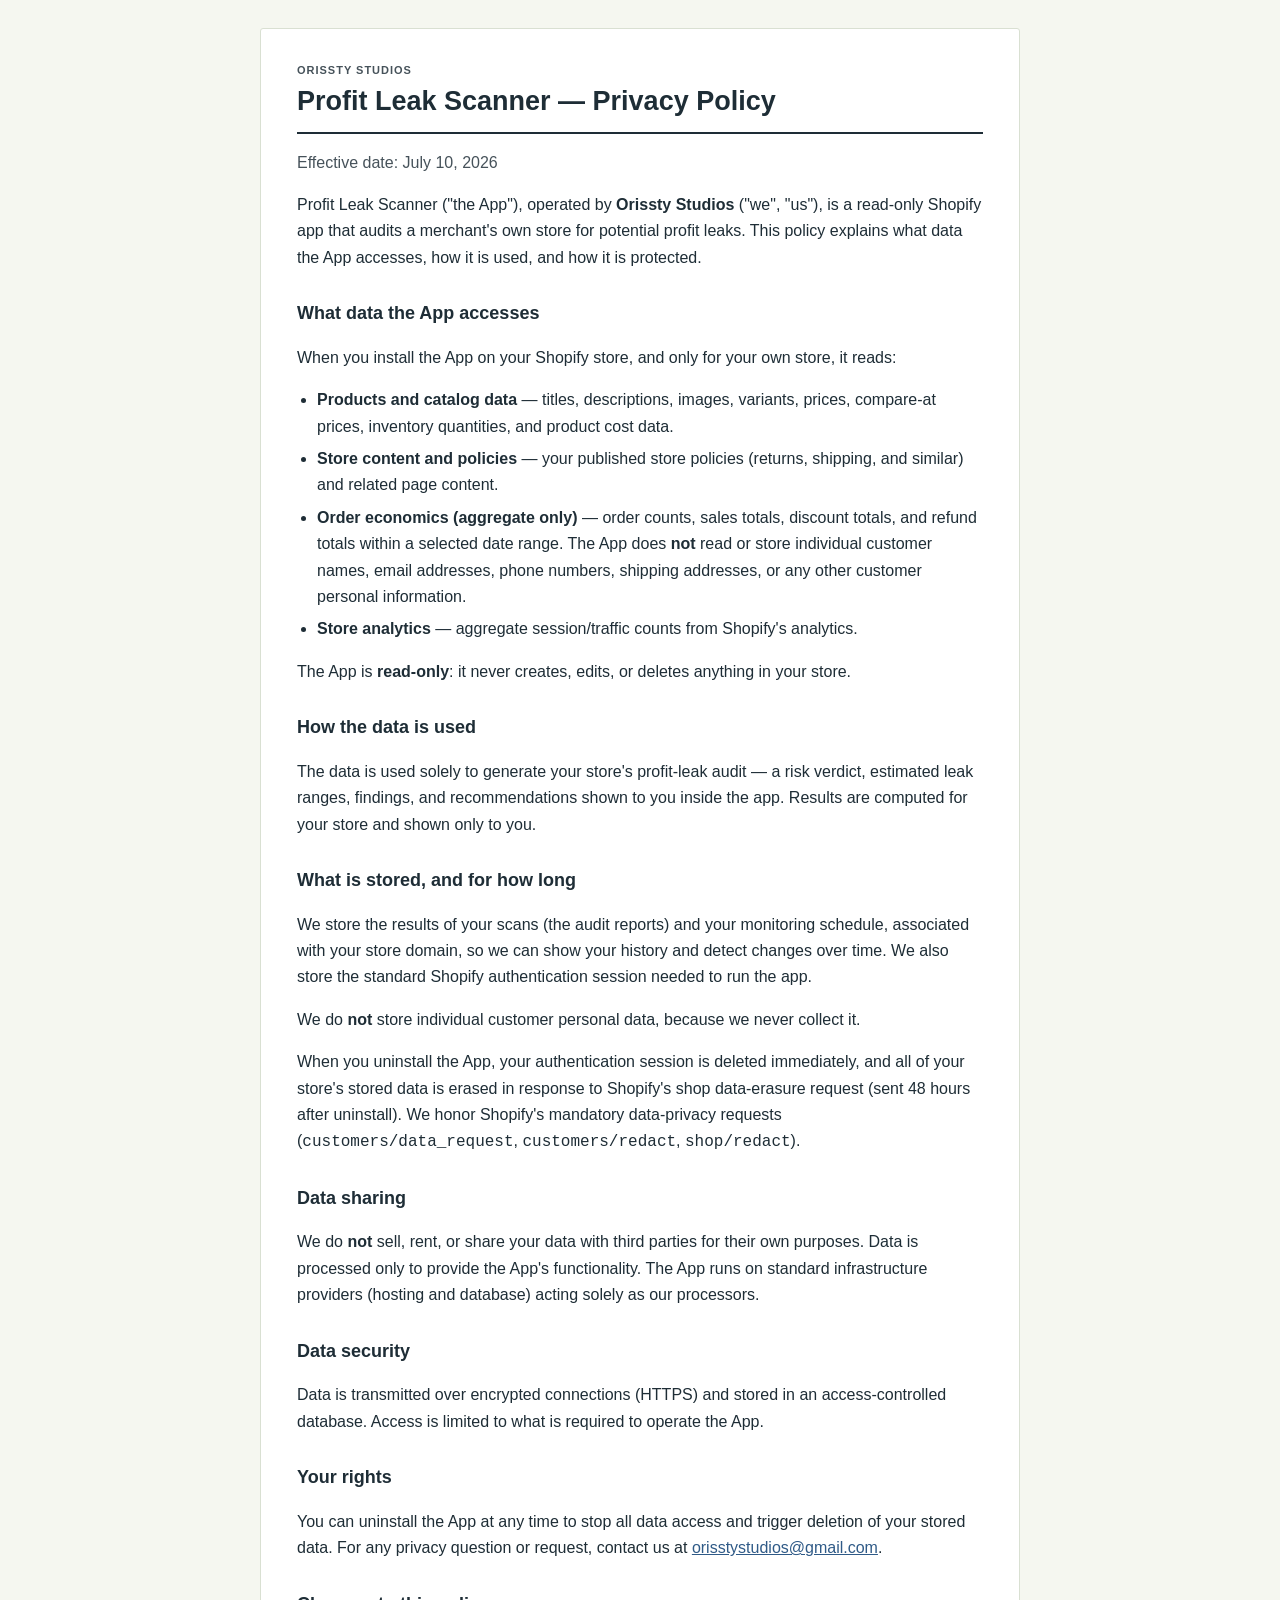
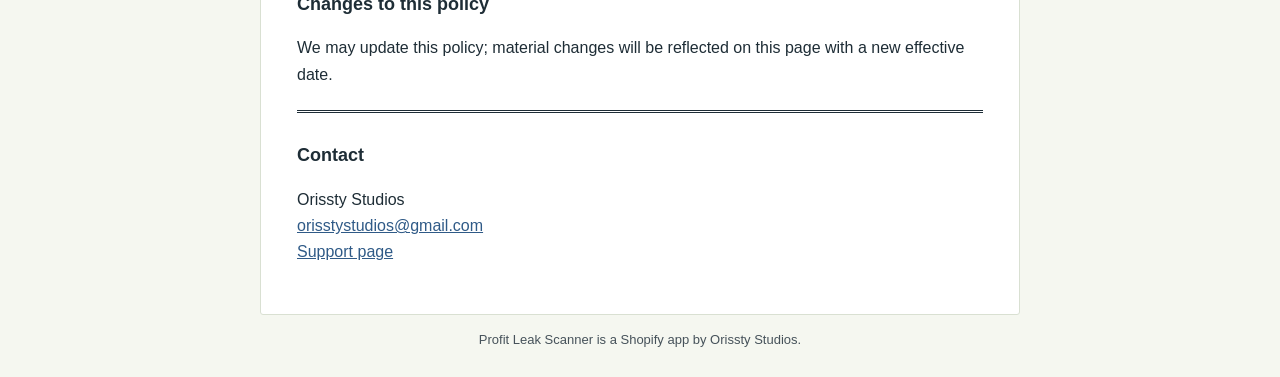
<file: privacy-policy.html>
<!doctype html>
<html lang="en">
<head>
<meta charset="utf-8">
<meta name="viewport" content="width=device-width, initial-scale=1">
<title>Profit Leak Scanner — Privacy Policy</title>
<style>
  :root{ --paper:#F5F7F0; --bond:#FFFFFF; --ink:#1E2D36; --muted:#46525A;
         --rule:#D9E0D2; --red:#B42318; --blue:#2F5A87; }
  *{box-sizing:border-box}
  body{margin:0;background:var(--paper);color:var(--ink);
       font:16px/1.65 -apple-system,"Segoe UI",Roboto,Helvetica,Arial,sans-serif;padding:28px 20px}
  main{max-width:760px;margin:0 auto;background:var(--bond);border:1px solid var(--rule);
       border-radius:3px;padding:32px 36px}
  .eyebrow{font-size:11px;font-weight:700;letter-spacing:.09em;text-transform:uppercase;
           color:var(--muted);margin:0 0 6px}
  h1{font-size:27px;line-height:1.2;margin:0 0 4px;border-bottom:2px solid var(--ink);padding-bottom:14px}
  h2{font-size:18px;margin:28px 0 8px}
  .muted{color:var(--muted)} a{color:var(--blue)}
  ul{padding-left:20px} li{margin:6px 0}
  strong{font-weight:700}
  .stamp-line{border-bottom:3px double var(--ink);margin:22px 0}
  footer{max-width:760px;margin:14px auto 0;color:var(--muted);font-size:13px;text-align:center}
  @media (max-width:620px){ main{padding:22px 18px} h1{font-size:23px} }
</style>
</head>
<body>
<main>
  <p class="eyebrow">Orissty Studios</p>
  <h1>Profit Leak Scanner — Privacy Policy</h1>
  <p class="muted">Effective date: July 10, 2026</p>

  <p>Profit Leak Scanner ("the App"), operated by <strong>Orissty Studios</strong> ("we",
  "us"), is a read-only Shopify app that audits a merchant's own store for potential
  profit leaks. This policy explains what data the App accesses, how it is used, and how
  it is protected.</p>

  <h2>What data the App accesses</h2>
  <p>When you install the App on your Shopify store, and only for your own store, it reads:</p>
  <ul>
    <li><strong>Products and catalog data</strong> — titles, descriptions, images, variants,
      prices, compare-at prices, inventory quantities, and product cost data.</li>
    <li><strong>Store content and policies</strong> — your published store policies
      (returns, shipping, and similar) and related page content.</li>
    <li><strong>Order economics (aggregate only)</strong> — order counts, sales totals,
      discount totals, and refund totals within a selected date range. The App does
      <strong>not</strong> read or store individual customer names, email addresses, phone
      numbers, shipping addresses, or any other customer personal information.</li>
    <li><strong>Store analytics</strong> — aggregate session/traffic counts from Shopify's
      analytics.</li>
  </ul>
  <p>The App is <strong>read-only</strong>: it never creates, edits, or deletes anything in
  your store.</p>

  <h2>How the data is used</h2>
  <p>The data is used solely to generate your store's profit-leak audit — a risk verdict,
  estimated leak ranges, findings, and recommendations shown to you inside the app.
  Results are computed for your store and shown only to you.</p>

  <h2>What is stored, and for how long</h2>
  <p>We store the results of your scans (the audit reports) and your monitoring schedule,
  associated with your store domain, so we can show your history and detect changes over
  time. We also store the standard Shopify authentication session needed to run the app.</p>
  <p>We do <strong>not</strong> store individual customer personal data, because we never
  collect it.</p>
  <p>When you uninstall the App, your authentication session is deleted immediately, and
  all of your store's stored data is erased in response to Shopify's shop data-erasure
  request (sent 48 hours after uninstall). We honor Shopify's mandatory data-privacy
  requests (<code>customers/data_request</code>, <code>customers/redact</code>,
  <code>shop/redact</code>).</p>

  <h2>Data sharing</h2>
  <p>We do <strong>not</strong> sell, rent, or share your data with third parties for their
  own purposes. Data is processed only to provide the App's functionality. The App runs on
  standard infrastructure providers (hosting and database) acting solely as our
  processors.</p>

  <h2>Data security</h2>
  <p>Data is transmitted over encrypted connections (HTTPS) and stored in an
  access-controlled database. Access is limited to what is required to operate the App.</p>

  <h2>Your rights</h2>
  <p>You can uninstall the App at any time to stop all data access and trigger deletion of
  your stored data. For any privacy question or request, contact us at
  <a href="mailto:orisstystudios@gmail.com">orisstystudios@gmail.com</a>.</p>

  <h2>Changes to this policy</h2>
  <p>We may update this policy; material changes will be reflected on this page with a new
  effective date.</p>

  <div class="stamp-line"></div>

  <h2>Contact</h2>
  <p>Orissty Studios<br>
  <a href="mailto:orisstystudios@gmail.com">orisstystudios@gmail.com</a><br>
  <a href="./support.html">Support page</a></p>
</main>
<footer>Profit Leak Scanner is a Shopify app by Orissty Studios.</footer>
<!-- Cloudflare Web Analytics --><script type='module' src='https://static.cloudflareinsights.com/beacon.min.js' data-cf-beacon='{"token": "f9597e2cac5343bdb54574958a95f9ff"}'></script><!-- End Cloudflare Web Analytics -->
</body>
</html>
</file>
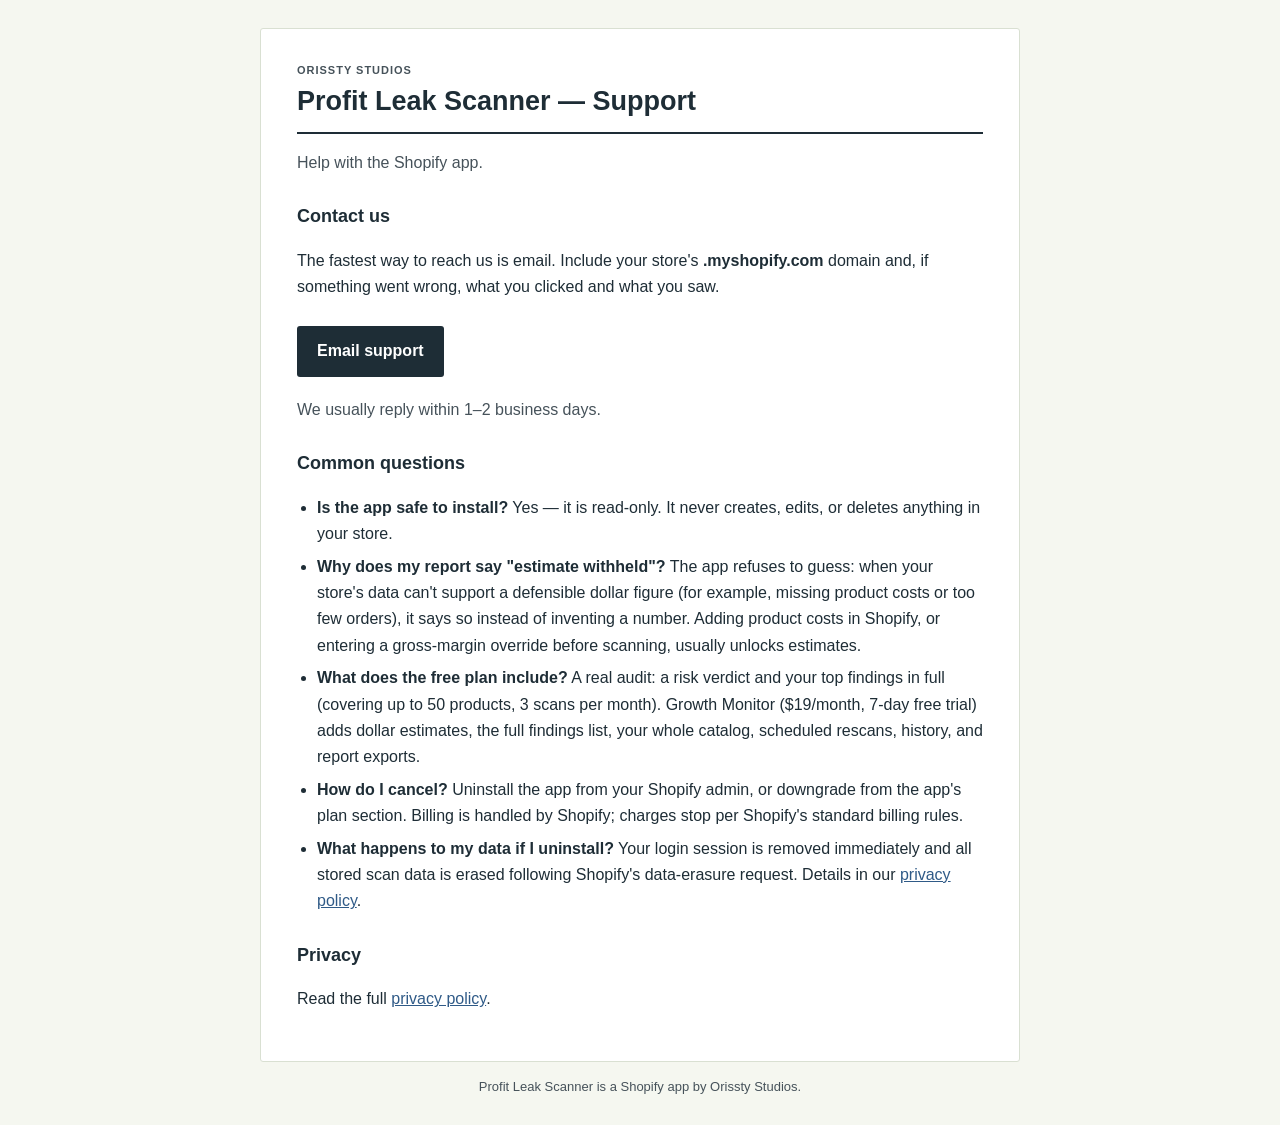
<file: support.html>
<!doctype html>
<html lang="en">
<head>
<meta charset="utf-8">
<meta name="viewport" content="width=device-width, initial-scale=1">
<title>Profit Leak Scanner — Support</title>
<style>
  :root{ --paper:#F5F7F0; --bond:#FFFFFF; --ink:#1E2D36; --muted:#46525A;
         --rule:#D9E0D2; --red:#B42318; --blue:#2F5A87; --green:#1E6E45; }
  *{box-sizing:border-box}
  body{margin:0;background:var(--paper);color:var(--ink);
       font:16px/1.65 -apple-system,"Segoe UI",Roboto,Helvetica,Arial,sans-serif;padding:28px 20px}
  main{max-width:760px;margin:0 auto;background:var(--bond);border:1px solid var(--rule);
       border-radius:3px;padding:32px 36px}
  .eyebrow{font-size:11px;font-weight:700;letter-spacing:.09em;text-transform:uppercase;
           color:var(--muted);margin:0 0 6px}
  h1{font-size:27px;line-height:1.2;margin:0 0 4px;border-bottom:2px solid var(--ink);padding-bottom:14px}
  h2{font-size:18px;margin:26px 0 8px}
  .muted{color:var(--muted)} a{color:var(--blue)}
  ul{padding-left:20px} li{margin:6px 0}
  .cta{display:inline-block;margin:10px 0 4px;padding:12px 20px;background:var(--ink);
       color:var(--bond);border-radius:3px;font-weight:700;text-decoration:none}
  footer{max-width:760px;margin:14px auto 0;color:var(--muted);font-size:13px;text-align:center}
  @media (max-width:620px){ main{padding:22px 18px} h1{font-size:23px} }
</style>
</head>
<body>
<main>
  <p class="eyebrow">Orissty Studios</p>
  <h1>Profit Leak Scanner — Support</h1>
  <p class="muted">Help with the Shopify app.</p>

  <h2>Contact us</h2>
  <p>The fastest way to reach us is email. Include your store's
  <strong>.myshopify.com</strong> domain and, if something went wrong, what you clicked
  and what you saw.</p>
  <p><a class="cta" href="mailto:orisstystudios@gmail.com?subject=Profit%20Leak%20Scanner%20support">Email support</a></p>
  <p class="muted">We usually reply within 1–2 business days.</p>

  <h2>Common questions</h2>
  <ul>
    <li><strong>Is the app safe to install?</strong> Yes — it is read-only. It never
      creates, edits, or deletes anything in your store.</li>
    <li><strong>Why does my report say "estimate withheld"?</strong> The app refuses to
      guess: when your store's data can't support a defensible dollar figure (for example,
      missing product costs or too few orders), it says so instead of inventing a number.
      Adding product costs in Shopify, or entering a gross-margin override before
      scanning, usually unlocks estimates.</li>
    <li><strong>What does the free plan include?</strong> A real audit: a risk verdict and
      your top findings in full (covering up to 50 products, 3 scans per month). Growth
      Monitor ($19/month, 7-day free trial) adds dollar estimates, the full findings
      list, your whole catalog, scheduled rescans, history, and report exports.</li>
    <li><strong>How do I cancel?</strong> Uninstall the app from your Shopify admin, or
      downgrade from the app's plan section. Billing is handled by Shopify; charges stop
      per Shopify's standard billing rules.</li>
    <li><strong>What happens to my data if I uninstall?</strong> Your login session is
      removed immediately and all stored scan data is erased following Shopify's
      data-erasure request. Details in our <a href="./privacy-policy.html">privacy
      policy</a>.</li>
  </ul>

  <h2>Privacy</h2>
  <p>Read the full <a href="./privacy-policy.html">privacy policy</a>.</p>
</main>
<footer>Profit Leak Scanner is a Shopify app by Orissty Studios.</footer>
<!-- Cloudflare Web Analytics --><script type='module' src='https://static.cloudflareinsights.com/beacon.min.js' data-cf-beacon='{"token": "f9597e2cac5343bdb54574958a95f9ff"}'></script><!-- End Cloudflare Web Analytics -->
</body>
</html>
</file>
<file: assets/site.css>
/* Auditink public site. Look: an audit statement on paper (same tokens as the app). */
:root{
  --paper:#F5F7F0; --bond:#FFFFFF; --ink:#1E2D36; --muted:#46525A; --faint:#6B767D;
  --rule:#D9E0D2; --rule-strong:#B9C3B2; --red:#B42318; --red-soft:#FBEDEB;
  --blue:#2F5A87; --green:#1E6E45; --amber:#8A5A00;
  --sans:-apple-system,BlinkMacSystemFont,"Segoe UI",Roboto,"Helvetica Neue",Arial,sans-serif;
  --mono:ui-monospace,"SF Mono","Cascadia Mono","Segoe UI Mono",Menlo,Consolas,monospace;
  --wrap:1120px; --radius:4px;
}
*{box-sizing:border-box}
html{-webkit-text-size-adjust:100%}
body{margin:0;background:var(--paper);color:var(--ink);font:17px/1.65 var(--sans)}
img{max-width:100%;height:auto;display:block}
a{color:var(--blue)}
a:focus-visible,button:focus-visible,summary:focus-visible{outline:3px solid var(--blue);outline-offset:3px;border-radius:2px}
.wrap{max-width:var(--wrap);margin:0 auto;padding:0 20px}
.skip{position:absolute;left:-999px;top:8px;background:var(--ink);color:#fff;padding:8px 14px;z-index:10}
.skip:focus{left:8px}

/* Labels and figures */
.eyebrow{font:700 12px/1.4 var(--sans);letter-spacing:.1em;text-transform:uppercase;color:var(--muted);margin:0 0 12px}
.mono{font-family:var(--mono)}
.num{font-family:var(--mono);font-variant-numeric:tabular-nums}
.neg{color:var(--red)}

/* Header */
.site-head{border-bottom:1px solid var(--rule);background:var(--paper)}
.site-head .wrap{display:flex;align-items:center;justify-content:space-between;gap:16px;min-height:68px}
.brand{display:flex;align-items:center;gap:10px;color:var(--ink);text-decoration:none;font-weight:800;font-size:20px;letter-spacing:-.01em}
.brand img{width:32px;height:32px;border-radius:6px}
.brand small{display:block;font:600 11px/1 var(--mono);letter-spacing:.06em;color:var(--faint);text-transform:uppercase;margin-top:3px}
.nav{display:flex;align-items:center;gap:22px}
.nav a{color:var(--ink);text-decoration:none;font-weight:600;font-size:15px}
.nav a:hover{text-decoration:underline}
.nav .btn{padding:10px 16px;font-size:15px}
.nav .btn-primary{color:#fff}
.nav .btn-primary:hover{text-decoration:none}
@media (max-width:760px){ .nav a:not(.btn){display:none} }

/* Buttons */
.btn{display:inline-flex;align-items:center;justify-content:center;gap:8px;min-height:48px;padding:13px 22px;
  border-radius:var(--radius);border:2px solid var(--ink);font-weight:700;font-size:16px;text-decoration:none;
  color:var(--ink);background:transparent;cursor:pointer}
.btn-primary{background:var(--ink);color:#fff}
.btn-primary:hover{background:#2c4150;border-color:#2c4150}
.btn-ghost:hover{background:var(--bond)}
.btn-row{display:flex;flex-wrap:wrap;gap:12px;align-items:center}
.fineprint{font-size:14px;color:var(--faint);margin:12px 0 0}

/* Hero */
.hero{padding:64px 0 56px}
.hero .wrap{display:grid;grid-template-columns:1fr 1.15fr;gap:48px;align-items:center}
.hero h1{font-size:clamp(34px,5vw,54px);line-height:1.08;letter-spacing:-.02em;margin:0 0 18px;font-weight:800}
.hero h1 em{font-style:normal;color:var(--red)}
.lede{font-size:19px;color:var(--muted);margin:0 0 28px;max-width:34em}
@media (max-width:900px){ .hero .wrap{grid-template-columns:1fr;gap:36px} .hero{padding:40px 0} }

/* The statement (HTML version of the app's report) */
.statement{margin:0;background:var(--bond);border:1px solid var(--rule);border-radius:var(--radius);padding:24px 24px 20px;
  box-shadow:0 1px 0 var(--rule),0 18px 40px -28px rgba(30,45,54,.35);position:relative}
.statement-head{display:flex;justify-content:space-between;gap:12px;flex-wrap:wrap;border-bottom:1px solid var(--rule);padding-bottom:12px;margin-bottom:8px}
.statement-head b{font-size:12px;letter-spacing:.08em;text-transform:uppercase}
.statement-head span{font:12px var(--mono);color:var(--faint)}
.lines{display:grid;grid-template-columns:1fr auto;gap:0;padding-right:112px;min-height:150px}
.lines div{padding:9px 0;font-size:15px;color:var(--muted)}
.lines .v{text-align:right;padding-left:16px;white-space:nowrap;font:600 19px var(--mono);color:var(--ink)}
.lines .total{border-top:1px solid var(--ink);border-bottom:3px double var(--ink);font-weight:700;color:var(--ink)}
.stamp{position:absolute;right:14px;top:58px;width:100px;height:100px;transform:rotate(-8deg)}
.statement .conf{margin-top:14px;background:var(--paper);border:1px solid var(--rule);border-radius:3px;padding:12px 14px;font-size:14px;color:var(--muted)}
.statement .conf b{color:var(--ink)}
.statement .conf ul{margin:6px 0 0;padding-left:18px}
.sample{position:absolute;left:24px;bottom:-24px;font:11px var(--mono);letter-spacing:.1em;color:var(--faint)}
@media (max-width:520px){
  .statement{padding:18px 16px 16px}
  .lines{padding-right:0} .stamp{position:static;width:96px;height:96px;margin:4px 0 0 auto;display:block}
  .lines .v{font-size:16px}
}

/* Sections */
section{padding:72px 0}
section.alt{background:var(--bond);border-top:1px solid var(--rule);border-bottom:1px solid var(--rule)}
.section-head{max-width:720px;margin-bottom:36px}
.section-head h2{font-size:clamp(28px,3.4vw,38px);line-height:1.15;letter-spacing:-.015em;margin:0 0 12px}
.section-head p{color:var(--muted);margin:0;font-size:18px}
@media (max-width:620px){ section{padding:52px 0} }

.proof{border-bottom:1px solid var(--rule);padding:18px 0}
.proof ul{list-style:none;margin:0;padding:0;display:flex;flex-wrap:wrap;gap:10px 28px;justify-content:center}
.proof li{font:600 13px var(--mono);letter-spacing:.04em;color:var(--muted);display:flex;align-items:center;gap:8px}
.proof li::before{content:"";width:8px;height:8px;border:2px solid var(--green);border-radius:50%}

.steps{display:grid;grid-template-columns:repeat(3,1fr);gap:20px;counter-reset:step;list-style:none;margin:0;padding:0}
.steps li{background:var(--paper);border:1px solid var(--rule);border-radius:var(--radius);padding:22px}
.steps li::before{counter-increment:step;content:"STEP 0" counter(step);display:block;font:700 12px var(--mono);letter-spacing:.1em;color:var(--red);margin-bottom:10px}
.steps h3{margin:0 0 6px;font-size:19px}
.steps p{margin:0;color:var(--muted);font-size:16px}
@media (max-width:800px){ .steps{grid-template-columns:1fr} }

.checks{display:grid;grid-template-columns:repeat(2,1fr);gap:20px}
.check{background:var(--bond);border:1px solid var(--rule);border-radius:var(--radius);padding:22px 24px}
.check h3{display:flex;align-items:center;gap:10px;margin:0 0 12px;font-size:18px}
.tag{font:700 11px var(--mono);letter-spacing:.08em;text-transform:uppercase;border:1px solid var(--rule-strong);border-radius:999px;padding:3px 10px;color:var(--muted);background:var(--paper)}
.check ul{margin:0;padding:0;list-style:none}
.check li{padding:8px 0;border-top:1px dashed var(--rule);font-size:16px;color:var(--muted)}
.check li:first-child{border-top:0}
.check li b{color:var(--ink);font-weight:600}
@media (max-width:800px){ .checks{grid-template-columns:1fr} }

.split{display:grid;grid-template-columns:1fr 1fr;gap:48px;align-items:center}
@media (max-width:860px){ .split{grid-template-columns:1fr;gap:28px} }
.withheld .lines .v{font-size:15px;letter-spacing:.06em}

/* Pricing */
.plans{display:grid;grid-template-columns:1fr 1fr;gap:20px;max-width:880px}
.plan{background:var(--bond);border:1px solid var(--rule);border-radius:var(--radius);padding:26px;display:flex;flex-direction:column}
.plan.featured{border:2px solid var(--ink)}
.plan h3{margin:0;font-size:20px}
.price{font:700 40px/1.1 var(--mono);margin:12px 0 2px}
.price small{font:500 15px var(--sans);color:var(--muted)}
.plan .note{color:var(--muted);font-size:15px;margin:0 0 16px}
.plan ul{margin:0 0 22px;padding:0;list-style:none;flex:1}
.plan li{padding:7px 0 7px 26px;position:relative;font-size:16px}
.plan li::before{content:"";position:absolute;left:2px;top:14px;width:12px;height:7px;border-left:2px solid var(--green);border-bottom:2px solid var(--green);transform:rotate(-45deg)}
@media (max-width:720px){ .plans{grid-template-columns:1fr} }

/* FAQ */
.faq{max-width:820px}
.faq details{background:var(--bond);border:1px solid var(--rule);border-radius:var(--radius);margin-bottom:10px}
.faq summary{cursor:pointer;padding:16px 20px;font-weight:700;list-style:none;display:flex;justify-content:space-between;gap:12px}
.faq summary::-webkit-details-marker{display:none}
.faq summary::after{content:"+";font:700 20px/1 var(--mono);color:var(--muted)}
.faq details[open] summary::after{content:"\2212"}
.faq details p{margin:0;padding:0 20px 18px;color:var(--muted)}

/* Cards (blog) */
.cards{display:grid;grid-template-columns:repeat(auto-fill,minmax(300px,1fr));gap:20px}
.card{background:var(--bond);border:1px solid var(--rule);border-radius:var(--radius);padding:24px;text-decoration:none;color:var(--ink);display:block}
.card:hover{border-color:var(--ink)}
.card .meta{font:12px var(--mono);color:var(--faint);letter-spacing:.04em;margin:0 0 10px}
.card h3{margin:0 0 8px;font-size:21px;line-height:1.3}
.card p{margin:0 0 14px;color:var(--muted);font-size:16px}
.card .more{font-weight:700;color:var(--blue)}

.cta-band{text-align:center}
.cta-band h2{font-size:clamp(28px,3.6vw,40px);margin:0 0 12px;letter-spacing:-.015em}
.cta-band p{color:var(--muted);margin:0 auto 26px;max-width:36em}
.cta-band .btn-row{justify-content:center}

/* Footer */
.site-foot{border-top:1px solid var(--rule);padding:32px 0 44px;font-size:15px;color:var(--muted)}
.site-foot .wrap{display:flex;flex-wrap:wrap;justify-content:space-between;gap:16px}
.site-foot nav{display:flex;flex-wrap:wrap;gap:18px}
.site-foot a{color:var(--muted)}

/* Article */
.article-head{padding:52px 0 8px}
.article-head .wrap,.prose{max-width:760px}
.article-head h1{font-size:clamp(32px,4.6vw,46px);line-height:1.12;letter-spacing:-.02em;margin:0 0 16px}
.byline{font:13px var(--mono);color:var(--faint);letter-spacing:.03em}
.prose{margin:0 auto;padding:0 20px 40px}
.prose h2{font-size:27px;line-height:1.25;margin:52px 0 12px;letter-spacing:-.01em}
.prose h3{font-size:19px;margin:22px 0 6px}
.prose p,.prose li{color:#2b3a43}
.prose ul,.prose ol{padding-left:22px}
.prose li{margin:6px 0}
.prose figure{margin:28px 0}
.prose figcaption{font-size:14px;color:var(--faint);margin-top:8px}
.prose figure img{border:1px solid var(--rule);border-radius:var(--radius);background:var(--bond)}
.toc{background:var(--bond);border:1px solid var(--rule);border-radius:var(--radius);padding:18px 22px;margin:28px 0}
.toc ol{margin:8px 0 0;columns:2;column-gap:32px;font-size:16px}
.toc a{text-decoration:none}
.toc a:hover{text-decoration:underline}
@media (max-width:620px){ .toc ol{columns:1} }
.leak{background:var(--bond);border:1px solid var(--rule);border-left:4px solid var(--red);border-radius:var(--radius);padding:4px 24px 10px;margin:22px 0}
.leak h2{margin-top:18px;display:flex;gap:14px;align-items:baseline}
.leak h2 .no{font:700 15px var(--mono);color:var(--red);flex:none}
.leak h3{font-size:14px;letter-spacing:.08em;text-transform:uppercase;color:var(--muted)}
.rule-of-thumb{background:var(--paper);border:1px dashed var(--rule-strong);border-radius:3px;padding:10px 14px;font-size:15px}
.rule-of-thumb b{font-family:var(--mono);font-size:12px;letter-spacing:.08em;color:var(--red);display:block}
.inline-cta{background:var(--ink);color:#fff;border-radius:var(--radius);padding:26px 28px;margin:36px 0}
.inline-cta h2,.inline-cta p{color:#fff;margin-top:0}
.inline-cta h2{font-size:24px;margin-bottom:8px}
.inline-cta p{opacity:.88}
.inline-cta .btn{background:#fff;color:var(--ink);border-color:#fff}
.sources{font-size:15px}
.sources li{color:var(--muted)}
</file>
